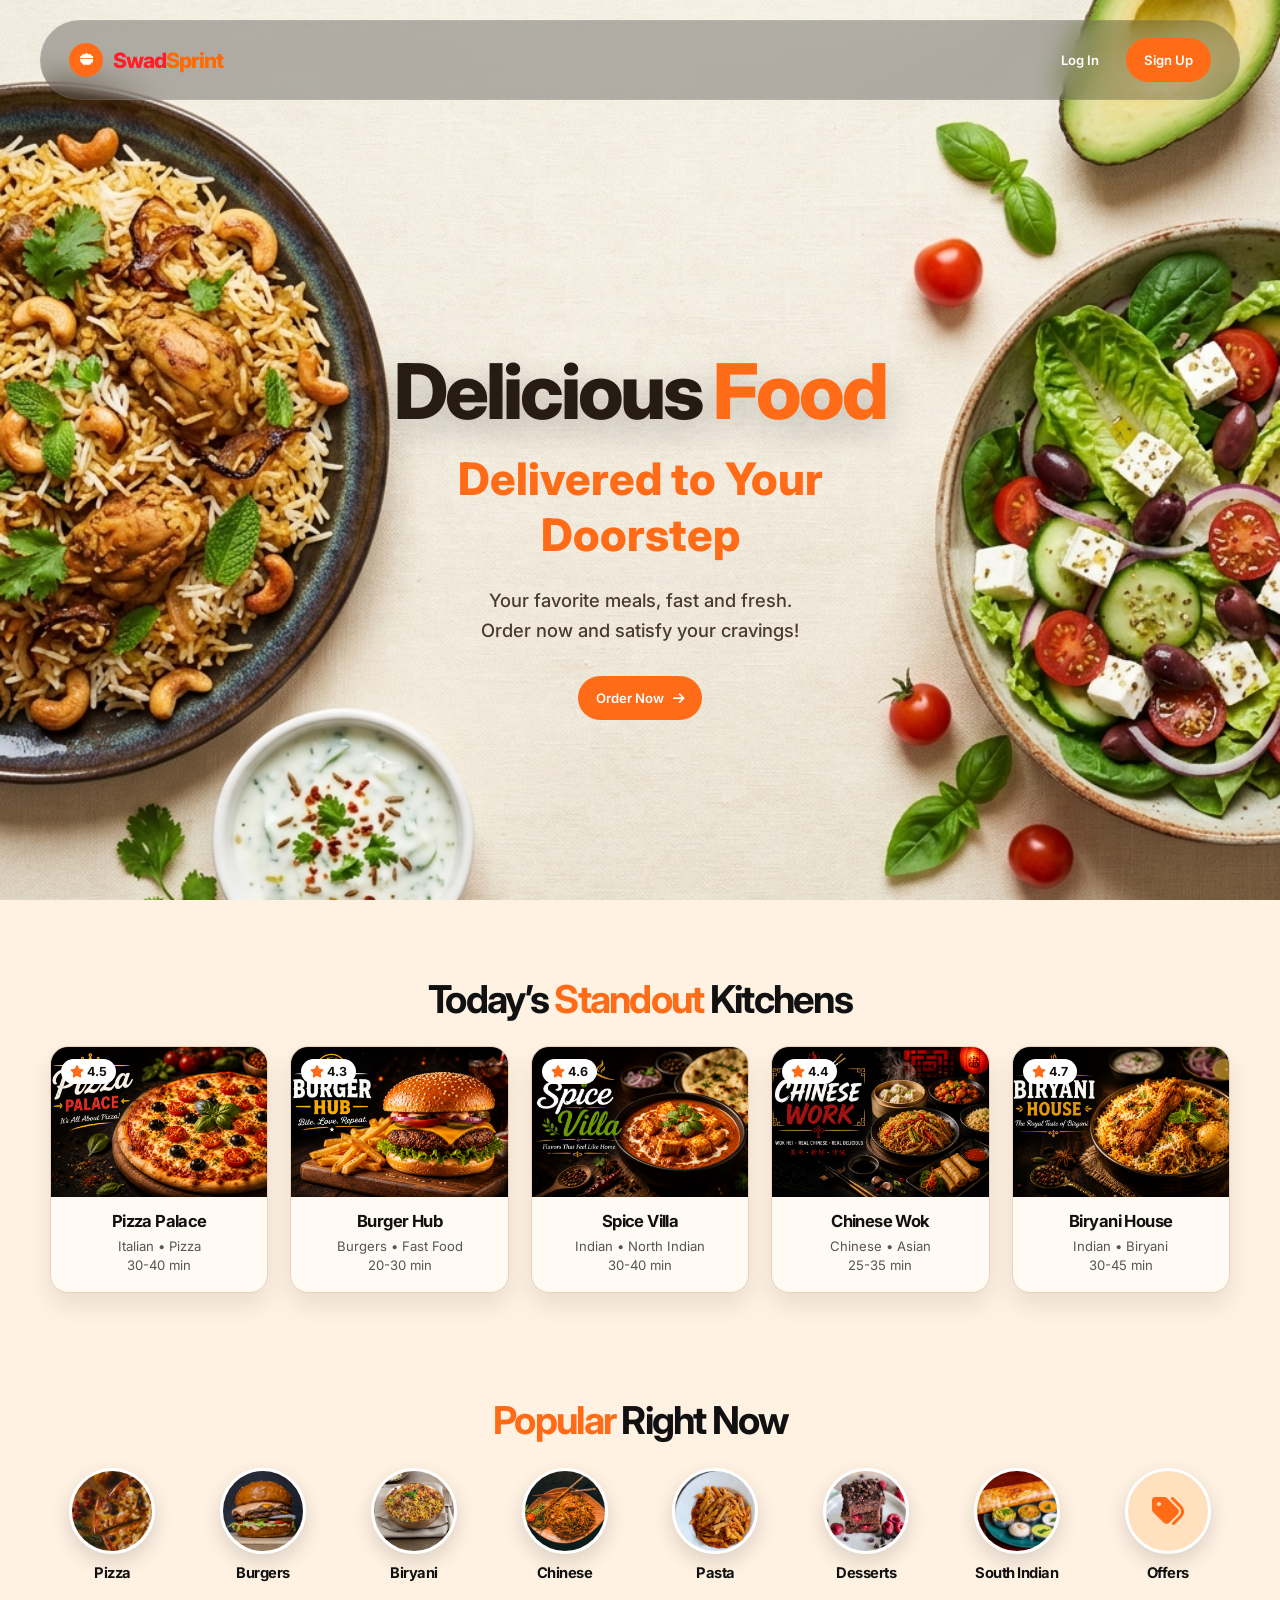
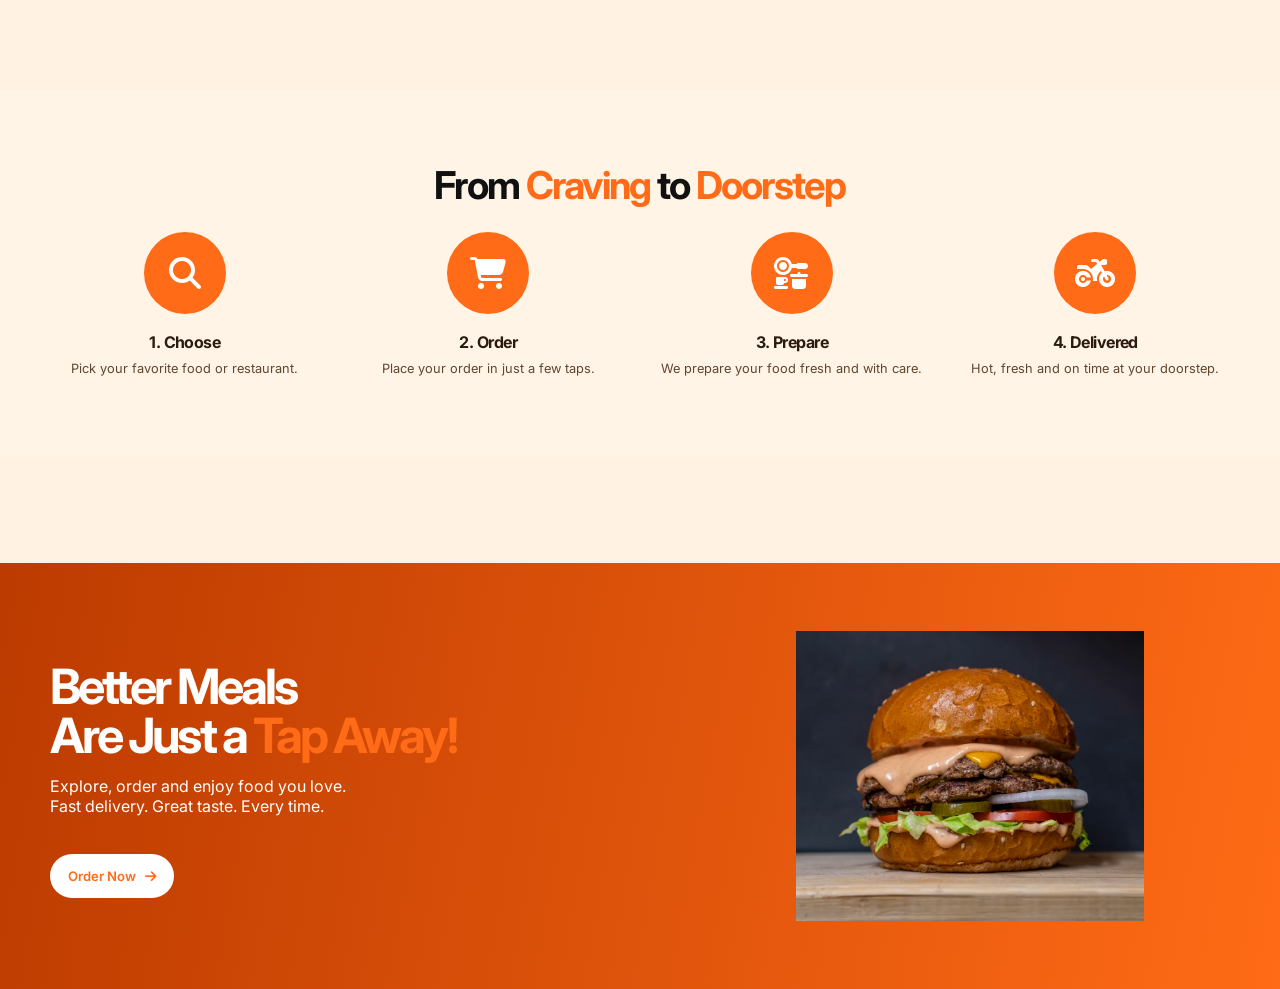
<file: src/main/webapp/index.html>
<!DOCTYPE html>
<html lang="en">
<head>
    <meta charset="UTF-8">
    <meta name="viewport" content="width=device-width, initial-scale=1.0">
    <meta name="description" content="Welcome to SwadSprint - order fresh food from local restaurants and get it delivered fast.">
    <title>SwadSprint | Welcome</title>
    <link rel="preconnect" href="https://fonts.googleapis.com">
    <link rel="preconnect" href="https://fonts.gstatic.com" crossorigin>
    <link href="https://fonts.googleapis.com/css2?family=Inter:wght@400;500;600;700;800&display=swap" rel="stylesheet">
    <link rel="stylesheet" href="https://cdnjs.cloudflare.com/ajax/libs/font-awesome/6.5.1/css/all.min.css">
    <link rel="stylesheet" href="css/index.css">
    <link rel="icon" href="images/logo.jpg">
</head>
<body>
    <div class="landing-container">
        <header class="landing-header">
            <a class="brand-logo" href="index.html" aria-label="SwadSprint home">
                <span class="logo-icon" aria-hidden="true"><i class="fa-solid fa-bowl-food"></i></span>
                <span class="logo-text"><span class="brand-swad">Swad</span><span class="brand-sprint">Sprint</span></span>
            </a>

            <nav class="nav-menu" aria-label="Account navigation">
                <a href="loginPage.jsp" class="nav-item">Log In</a>
                <a href="registerForm.html" class="nav-item signup-cta">Sign Up</a>
            </nav>
        </header>

        <main>
            <section class="hero-split">
                <div class="hero-text-content">
                    <h1 id="hero-title">Delicious <span>Food</span></h1>
                    <p class="hero-subtitle hero-lead">Delivered to Your Doorstep</p>
                    <p class="hero-support">Your favorite meals, fast and fresh.<br>Order now and satisfy your cravings!</p>
                    <div class="cta-actions">
                        <a href="registerForm.html" class="btn-cta btn-main">Order Now <i class="fa-solid fa-arrow-right" aria-hidden="true"></i></a>
                    </div>
                </div>
            </section>

            <section class="home-section discovery-section">
                <div class="section-heading centered-heading">
                    <h2>Today&rsquo;s <span>Standout</span> Kitchens</h2>
                </div>

                <div class="home-restaurant-grid">
                    <a href="loginPage.jsp" class="home-restaurant-card">
                        <img src="images/restaurants/pizza_palace.jpg" alt="Pizza Palace" loading="lazy">
                        <span class="rating-pill"><i class="fa-solid fa-star" aria-hidden="true"></i> 4.5</span>
                        <div class="home-card-copy"><h3>Pizza Palace</h3><p>Italian &bull; Pizza</p><small>30-40 min</small></div>
                    </a>
                    <a href="loginPage.jsp" class="home-restaurant-card">
                        <img src="images/restaurants/burger_hub.jpg" alt="Burger Hub" loading="lazy">
                        <span class="rating-pill"><i class="fa-solid fa-star" aria-hidden="true"></i> 4.3</span>
                        <div class="home-card-copy"><h3>Burger Hub</h3><p>Burgers &bull; Fast Food</p><small>20-30 min</small></div>
                    </a>
                    <a href="loginPage.jsp" class="home-restaurant-card">
                        <img src="images/restaurants/spice_villa.jpg" alt="Spice Villa" loading="lazy">
                        <span class="rating-pill"><i class="fa-solid fa-star" aria-hidden="true"></i> 4.6</span>
                        <div class="home-card-copy"><h3>Spice Villa</h3><p>Indian &bull; North Indian</p><small>30-40 min</small></div>
                    </a>
                    <a href="loginPage.jsp" class="home-restaurant-card">
                        <img src="images/restaurants/chinese_work.jpg" alt="Chinese Wok" loading="lazy">
                        <span class="rating-pill"><i class="fa-solid fa-star" aria-hidden="true"></i> 4.4</span>
                        <div class="home-card-copy"><h3>Chinese Wok</h3><p>Chinese &bull; Asian</p><small>25-35 min</small></div>
                    </a>
                    <a href="loginPage.jsp" class="home-restaurant-card">
                        <img src="images/restaurants/biryani_house.jpg" alt="Biryani House" loading="lazy">
                        <span class="rating-pill"><i class="fa-solid fa-star" aria-hidden="true"></i> 4.7</span>
                        <div class="home-card-copy"><h3>Biryani House</h3><p>Indian &bull; Biryani</p><small>30-45 min</small></div>
                    </a>
                </div>
            </section>

            <section class="home-section dishes-section">
                <div class="section-heading centered-heading">
                    <h2><span>Popular</span> Right Now</h2>
                </div>
                <div class="dish-rail">
                    <article class="dish-card"><img src="images/menu/pizza.jpg" alt="Pizza" loading="lazy"><h3>Pizza</h3></article>
                    <article class="dish-card"><img src="images/menu/burger.jpg" alt="Burgers" loading="lazy"><h3>Burgers</h3></article>
                    <article class="dish-card"><img src="images/menu/biryani.jpg" alt="Biryani" loading="lazy"><h3>Biryani</h3></article>
                    <article class="dish-card"><img src="images/menu/noodles.jpg" alt="Chinese" loading="lazy"><h3>Chinese</h3></article>
                    <article class="dish-card"><img src="images/menu/pasta.jpg" alt="Pasta" loading="lazy"><h3>Pasta</h3></article>
                    <article class="dish-card"><img src="images/menu/brownie.jpg" alt="Desserts" loading="lazy"><h3>Desserts</h3></article>
                    <article class="dish-card"><img src="images/menu/dosa.jpg" alt="South Indian" loading="lazy"><h3>South Indian</h3></article>
                    <article class="dish-card offer-dish"><i class="fa-solid fa-tags" aria-hidden="true"></i><h3>Offers</h3></article>
                </div>
            </section>

            <section class="home-section process-section">
                <div class="section-heading centered-heading">
                    <h2>From <span>Craving</span> to <span>Doorstep</span></h2>
                </div>
                <div class="process-timeline">
                    <article><i class="fa-solid fa-magnifying-glass" aria-hidden="true"></i><h3>1. Choose</h3><p>Pick your favorite food or restaurant.</p></article>
                    <article><i class="fa-solid fa-cart-shopping" aria-hidden="true"></i><h3>2. Order</h3><p>Place your order in just a few taps.</p></article>
                    <article><i class="fa-solid fa-kitchen-set" aria-hidden="true"></i><h3>3. Prepare</h3><p>We prepare your food fresh and with care.</p></article>
                    <article><i class="fa-solid fa-motorcycle" aria-hidden="true"></i><h3>4. Delivered</h3><p>Hot, fresh and on time at your doorstep.</p></article>
                </div>
            </section>

            <section class="home-cta-panel">
                <div>
                    <h2>Better Meals<br>Are Just a <span>Tap Away!</span></h2>
                    <p>Explore, order and enjoy food you love.<br>Fast delivery. Great taste. Every time.</p>
                    <a href="registerForm.html" class="btn-cta btn-main">Order Now <i class="fa-solid fa-arrow-right" aria-hidden="true"></i></a>
                </div>
                <img src="images/menu/burger.jpg" alt="Burger meal" loading="lazy">
            </section>
        </main>
    </div>
</body>
</html>
</file>
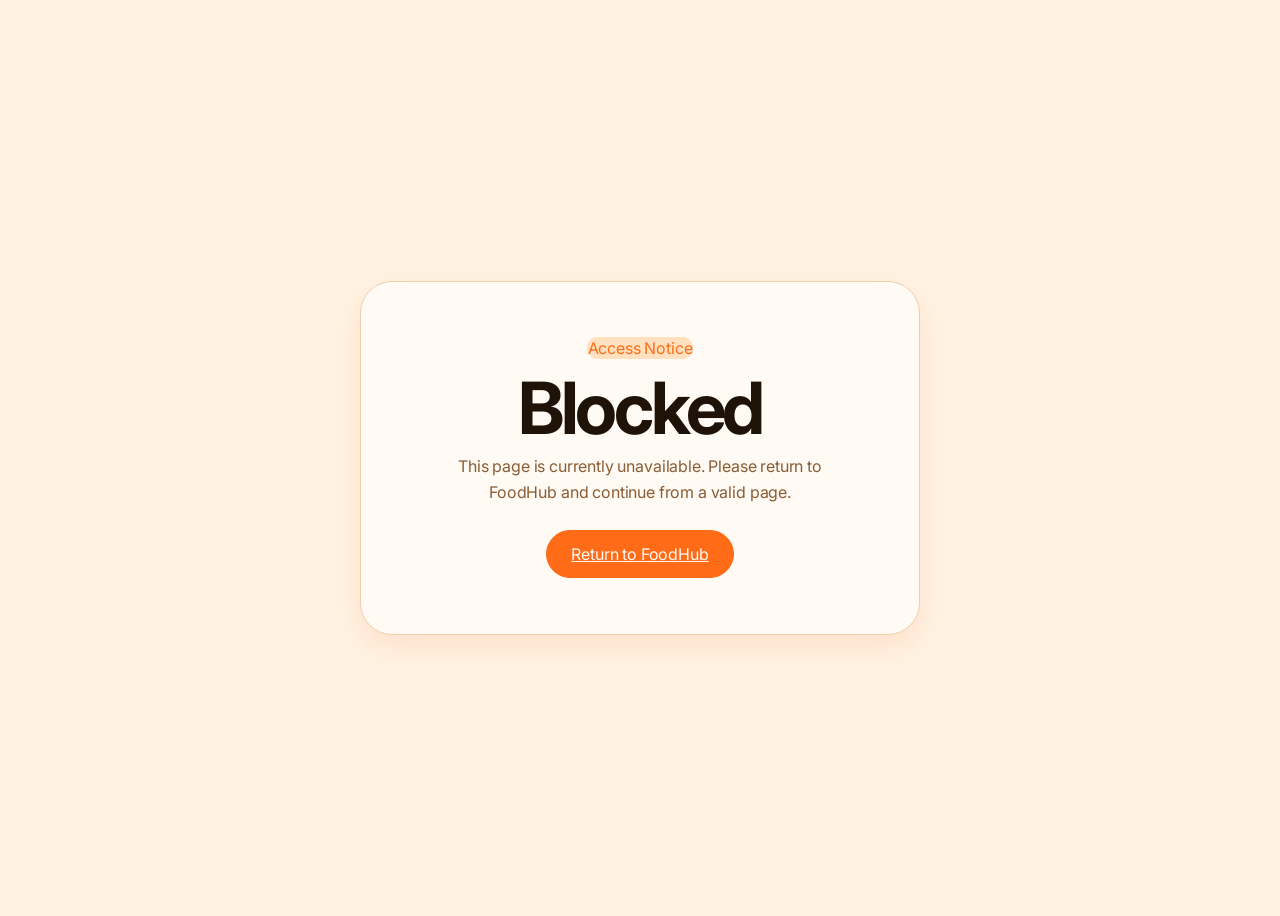
<file: src/main/webapp/block.html>
<!DOCTYPE html>
<html>
<head>
<meta charset="UTF-8">
<meta name="viewport" content="width=device-width, initial-scale=1.0">
<title>Blocked | FoodHub</title>
<link rel="preconnect" href="https://fonts.googleapis.com">
<link rel="preconnect" href="https://fonts.gstatic.com" crossorigin>
<link href="https://fonts.googleapis.com/css2?family=Inter:wght@400;500;600;700;800&display=swap" rel="stylesheet">
<link rel="stylesheet" href="css/premium-system.css">
<link rel="icon" href="images/logo.jpg"/>
</head>
<body class="blocked-page">

	<main class="blocked-shell">
		<section class="blocked-card">
			<span class="page-badge">Access Notice</span>
			<h1>Blocked</h1>
			<p>This page is currently unavailable. Please return to FoodHub and continue from a valid page.</p>
			<a class="btn-primary" href="index.html">Return to FoodHub</a>
		</section>
	</main>

</body>
</html>
</file>
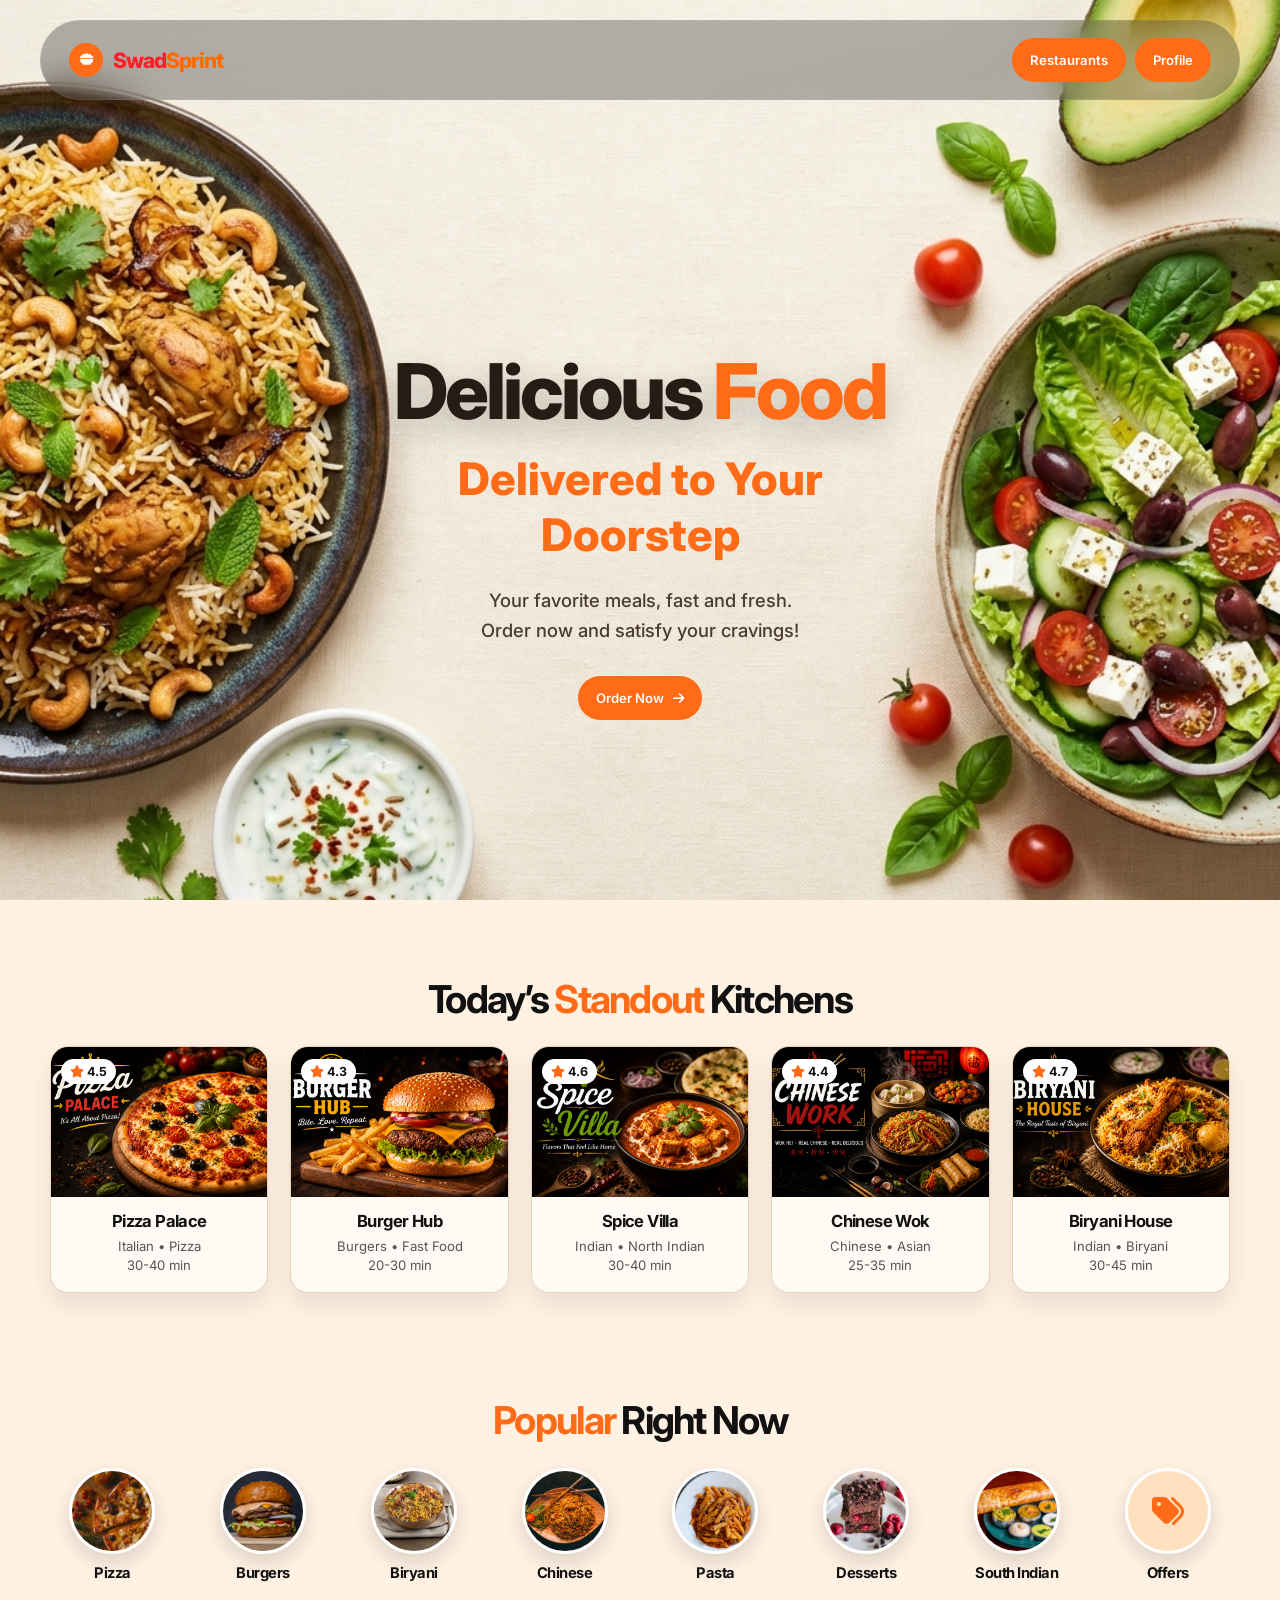
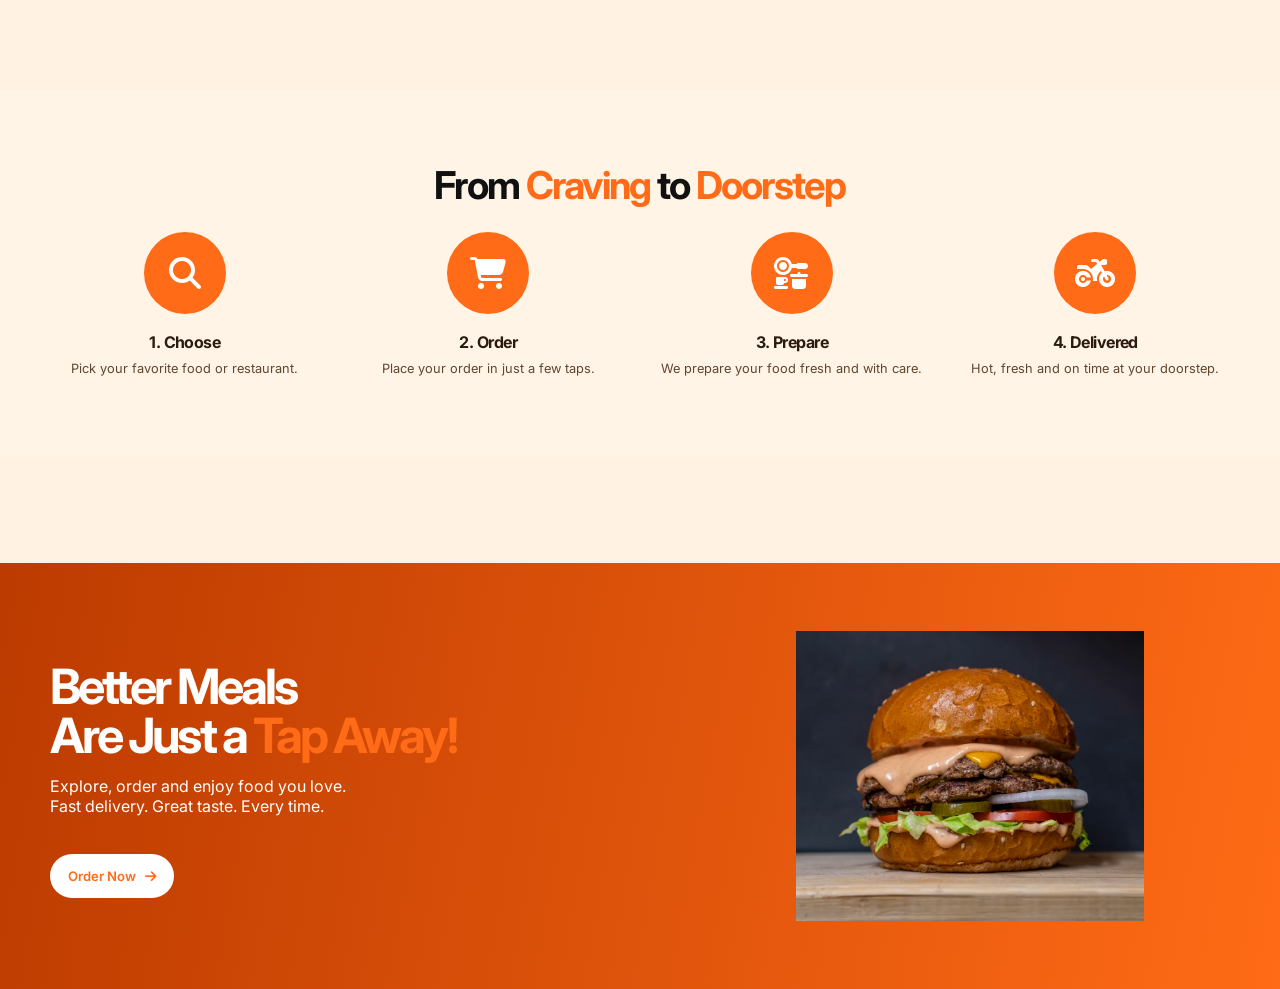
<file: src/main/webapp/homePage.html>
<!DOCTYPE html>
<html lang="en">
<head>
    <meta charset="UTF-8">
    <meta name="viewport" content="width=device-width, initial-scale=1.0">
    <meta name="description" content="Welcome to SwadSprint - order fresh food from local restaurants and get it delivered fast.">
    <title>SwadSprint | Welcome</title>
    <link rel="preconnect" href="https://fonts.googleapis.com">
    <link rel="preconnect" href="https://fonts.gstatic.com" crossorigin>
    <link href="https://fonts.googleapis.com/css2?family=Inter:wght@400;500;600;700;800&display=swap" rel="stylesheet">
    <link rel="stylesheet" href="https://cdnjs.cloudflare.com/ajax/libs/font-awesome/6.5.1/css/all.min.css">
    <link rel="stylesheet" href="css/index.css">
    <link rel="icon" href="images/logo.jpg">
</head>
<body>
    <div class="landing-container">
        <header class="landing-header">
            <a class="brand-logo" href="homePage.html" aria-label="SwadSprint home">
                <span class="logo-icon" aria-hidden="true"><i class="fa-solid fa-bowl-food"></i></span>
                <span class="logo-text"><span class="brand-swad">Swad</span><span class="brand-sprint">Sprint</span></span>
            </a>

            <nav class="nav-menu" aria-label="Account navigation">
                <a href="RestaurantServlet" class="nav-item signup-cta">Restaurants</a>
                <a href="userProfile.jsp" class="nav-item signup-cta">Profile</a>
            </nav>
        </header>

        <main>
            <section class="hero-split">
                <div class="hero-text-content">
                    <h1 id="hero-title">Delicious <span>Food</span></h1>
                    <p class="hero-subtitle hero-lead">Delivered to Your Doorstep</p>
                    <p class="hero-support">Your favorite meals, fast and fresh.<br>Order now and satisfy your cravings!</p>
                    <div class="cta-actions">
                        <a href="RestaurantServlet" class="btn-cta btn-main">Order Now <i class="fa-solid fa-arrow-right" aria-hidden="true"></i></a>
                    </div>
                </div>
            </section>

            <section class="home-section discovery-section">
                <div class="section-heading centered-heading">
                    <h2>Today&rsquo;s <span>Standout</span> Kitchens</h2>
                </div>

                <div class="home-restaurant-grid">
                    <a href="loginPage.jsp" class="home-restaurant-card">
                        <img src="images/restaurants/pizza_palace.jpg" alt="Pizza Palace" loading="lazy">
                        <span class="rating-pill"><i class="fa-solid fa-star" aria-hidden="true"></i> 4.5</span>
                        <div class="home-card-copy"><h3>Pizza Palace</h3><p>Italian &bull; Pizza</p><small>30-40 min</small></div>
                    </a>
                    <a href="loginPage.jsp" class="home-restaurant-card">
                        <img src="images/restaurants/burger_hub.jpg" alt="Burger Hub" loading="lazy">
                        <span class="rating-pill"><i class="fa-solid fa-star" aria-hidden="true"></i> 4.3</span>
                        <div class="home-card-copy"><h3>Burger Hub</h3><p>Burgers &bull; Fast Food</p><small>20-30 min</small></div>
                    </a>
                    <a href="loginPage.jsp" class="home-restaurant-card">
                        <img src="images/restaurants/spice_villa.jpg" alt="Spice Villa" loading="lazy">
                        <span class="rating-pill"><i class="fa-solid fa-star" aria-hidden="true"></i> 4.6</span>
                        <div class="home-card-copy"><h3>Spice Villa</h3><p>Indian &bull; North Indian</p><small>30-40 min</small></div>
                    </a>
                    <a href="loginPage.jsp" class="home-restaurant-card">
                        <img src="images/restaurants/chinese_work.jpg" alt="Chinese Wok" loading="lazy">
                        <span class="rating-pill"><i class="fa-solid fa-star" aria-hidden="true"></i> 4.4</span>
                        <div class="home-card-copy"><h3>Chinese Wok</h3><p>Chinese &bull; Asian</p><small>25-35 min</small></div>
                    </a>
                    <a href="loginPage.jsp" class="home-restaurant-card">
                        <img src="images/restaurants/biryani_house.jpg" alt="Biryani House" loading="lazy">
                        <span class="rating-pill"><i class="fa-solid fa-star" aria-hidden="true"></i> 4.7</span>
                        <div class="home-card-copy"><h3>Biryani House</h3><p>Indian &bull; Biryani</p><small>30-45 min</small></div>
                    </a>
                </div>
            </section>

            <section class="home-section dishes-section">
                <div class="section-heading centered-heading">
                    <h2><span>Popular</span> Right Now</h2>
                </div>
                <div class="dish-rail">
                    <article class="dish-card"><img src="images/menu/pizza.jpg" alt="Pizza" loading="lazy"><h3>Pizza</h3></article>
                    <article class="dish-card"><img src="images/menu/burger.jpg" alt="Burgers" loading="lazy"><h3>Burgers</h3></article>
                    <article class="dish-card"><img src="images/menu/biryani.jpg" alt="Biryani" loading="lazy"><h3>Biryani</h3></article>
                    <article class="dish-card"><img src="images/menu/noodles.jpg" alt="Chinese" loading="lazy"><h3>Chinese</h3></article>
                    <article class="dish-card"><img src="images/menu/pasta.jpg" alt="Pasta" loading="lazy"><h3>Pasta</h3></article>
                    <article class="dish-card"><img src="images/menu/brownie.jpg" alt="Desserts" loading="lazy"><h3>Desserts</h3></article>
                    <article class="dish-card"><img src="images/menu/dosa.jpg" alt="South Indian" loading="lazy"><h3>South Indian</h3></article>
                    <article class="dish-card offer-dish"><i class="fa-solid fa-tags" aria-hidden="true"></i><h3>Offers</h3></article>
                </div>
            </section>

            <section class="home-section process-section">
                <div class="section-heading centered-heading">
                    <h2>From <span>Craving</span> to <span>Doorstep</span></h2>
                </div>
                <div class="process-timeline">
                    <article><i class="fa-solid fa-magnifying-glass" aria-hidden="true"></i><h3>1. Choose</h3><p>Pick your favorite food or restaurant.</p></article>
                    <article><i class="fa-solid fa-cart-shopping" aria-hidden="true"></i><h3>2. Order</h3><p>Place your order in just a few taps.</p></article>
                    <article><i class="fa-solid fa-kitchen-set" aria-hidden="true"></i><h3>3. Prepare</h3><p>We prepare your food fresh and with care.</p></article>
                    <article><i class="fa-solid fa-motorcycle" aria-hidden="true"></i><h3>4. Delivered</h3><p>Hot, fresh and on time at your doorstep.</p></article>
                </div>
            </section>

            <section class="home-cta-panel">
                <div>
                    <h2>Better Meals<br>Are Just a <span>Tap Away!</span></h2>
                    <p>Explore, order and enjoy food you love.<br>Fast delivery. Great taste. Every time.</p>
                    <a href="RestaurantServlet" class="btn-cta btn-main">Order Now <i class="fa-solid fa-arrow-right" aria-hidden="true"></i></a>
                </div>
                <img src="images/menu/burger.jpg" alt="Burger meal" loading="lazy">
            </section>
        </main>
    </div>
</body>
</html>
</file>
<file: src/main/webapp/css/index.css>
:root {
    --uf-primary: #19110a;
    --uf-secondary: #7b5a3c;
    --uf-action: #ff6b16;
    --uf-neutral: #fff2e3;
    --uf-surface: #fffaf3;
    --uf-on-primary: #ffffff;
    --uf-line: #f0cfaa;
    --uf-shadow: 0 14px 34px rgba(255, 107, 22, 0.14);
}

* { box-sizing: border-box; }

html { scroll-behavior: smooth; }

body {
    margin: 0;
    color: var(--uf-primary);
    background: var(--uf-neutral);
    font-family: Inter, Arial, sans-serif;
}

/* SwadSprint Branding Colors */
.brand-swad {
    color: #ff1e27 !important;
    font-weight: 800 !important;
}

.brand-sprint {
    color: #ff6a00 !important;
    font-weight: 800 !important;
}

a { color: inherit; }

.landing-container {
    width: min(1180px, calc(100% - 48px));
    margin: 0 auto;
}

.landing-header {
    display: flex;
    align-items: center;
    justify-content: space-between;
    padding: 32px 0;
    min-height: 80px;
    border-bottom: 1px solid var(--uf-line);
}

.brand-logo,
.nav-menu,
.cta-actions,
.section-heading,
.home-card-copy,
.process-timeline article,
.live-indicator {
    display: flex;
    align-items: center;
}

.brand-logo { gap: 10px; text-decoration: none; }

.logo-icon {
    display: grid;
    width: 34px;
    height: 34px;
    place-items: center;
    border-radius: 50%;
    color: var(--uf-on-primary);
    background: var(--uf-primary);
    font-size: 0.83rem;
}

.logo-text {
    font-size: 1.32rem;
    font-weight: 700;
    letter-spacing: -0.05em;
}

.nav-menu { gap: 9px; }

.nav-item,
.btn-cta {
    display: inline-flex;
    align-items: center;
    justify-content: center;
    gap: 9px;
    min-height: 44px;
    padding: 11px 18px;
    border-radius: 100px;
    font-size: 0.82rem;
    font-weight: 600;
    text-decoration: none;
    transition: transform 180ms ease, background-color 180ms ease, color 180ms ease;
}

.nav-item:hover,
.btn-secondary:hover { background: #e5e3dc; }

.signup-cta,
.btn-main {
    color: var(--uf-on-primary);
    background: var(--uf-action);
}

.signup-cta:hover,
.btn-main:hover { background: var(--uf-primary); transform: translateY(-2px); }

.hero-split {
    display: grid;
    grid-template-columns: 1fr 0.9fr;
    gap: clamp(40px, 7vw, 104px);
    align-items: center;
    min-height: 566px;
    padding: 76px 6% 84px;
}

.hero-badge,
.section-kicker {
    margin: 0;
    color: var(--uf-secondary);
    font-size: 0.72rem;
    font-weight: 600;
    letter-spacing: 0.08em;
}

#hero-title {
    max-width: 610px;
    margin: 17px 0 21px;
    font-size: clamp(3.25rem, 6vw, 5.5rem);
    font-weight: 700;
    letter-spacing: -0.065em;
    line-height: 0.98;
}

.hero-subtitle {
    max-width: 520px;
    margin: 0;
    color: var(--uf-secondary);
    font-size: 1rem;
    line-height: 1.7;
}

.cta-actions { flex-wrap: wrap; gap: 12px; margin-top: 31px; }

.btn-secondary {
    border: 1px solid var(--uf-primary);
    color: var(--uf-primary);
    background: transparent;
}

.hero-visual-panel { position: relative; min-height: 392px; }

.hero-feature-card {
    overflow: hidden;
    position: absolute;
    top: 0;
    right: 0;
    width: min(100%, 396px);
    border-radius: 100px 100px 28px 100px;
    background: var(--uf-surface);
    box-shadow: var(--uf-shadow);
}

.hero-feature-card img { display: block; width: 100%; height: 326px; object-fit: cover; }

.hero-feature-copy { padding: 18px 25px 22px; }
.hero-feature-copy span,
.home-card-copy span,
.dish-card span {
    color: var(--uf-secondary);
    font-size: 0.71rem;
    font-weight: 600;
    letter-spacing: 0.04em;
}

.hero-feature-copy strong { display: block; margin: 6px 0; font-size: 1.15rem; letter-spacing: -0.04em; }
.hero-feature-copy small { color: var(--uf-secondary); font-size: 0.76rem; }
.hero-feature-copy i,
.home-card-copy strong i { color: var(--uf-action); }

.hero-mini-card {
    overflow: hidden;
    position: absolute;
    bottom: 11px;
    left: -15px;
    display: flex;
    align-items: center;
    gap: 10px;
    width: 205px;
    padding: 9px;
    border: 7px solid var(--uf-neutral);
    border-radius: 100px;
    color: var(--uf-primary);
    background: var(--uf-surface);
    box-shadow: var(--uf-shadow);
    font-size: 0.76rem;
    font-weight: 600;
}

.hero-mini-card img { width: 48px; height: 48px; border-radius: 50%; object-fit: cover; }

.features-grid {
    display: grid;
    grid-template-columns: repeat(3, 1fr);
    gap: 17px;
    padding: 0 6% 86px;
}

.feature-item {
    padding: 30px;
    border-radius: 34px;
    background: var(--uf-surface);
}

.feature-icon-container {
    display: grid;
    width: 42px;
    height: 42px;
    place-items: center;
    border-radius: 50%;
    color: var(--uf-on-primary);
    background: var(--uf-primary);
    font-size: 0.9rem;
}

.feature-item h2 { margin: 22px 0 9px; font-size: 1rem; letter-spacing: -0.03em; }
.feature-item p { margin: 0; color: var(--uf-secondary); font-size: 0.86rem; line-height: 1.65; }

.home-stats {
    display: grid;
    grid-template-columns: repeat(4, 1fr);
    margin: 0 6% 104px;
    border: 1px solid var(--uf-line);
    border-radius: 100px;
    background: var(--uf-surface);
}

.home-stat { padding: 25px 27px; border-right: 1px solid var(--uf-line); }
.home-stat:last-child { border-right: 0; }
.home-stat strong { display: block; font-size: 1.75rem; letter-spacing: -0.06em; }
.home-stat strong span { color: var(--uf-action); font-size: 0.5em; }
.home-stat > span { display: block; margin-top: 4px; color: var(--uf-secondary); font-size: 0.72rem; }

.home-section { margin: 0 6% 108px; }
.section-heading { justify-content: space-between; gap: 24px; margin-bottom: 28px; }
.section-heading h2 { margin: 7px 0 0; font-size: clamp(1.9rem, 3.5vw, 3rem); letter-spacing: -0.055em; line-height: 1; }
.text-link { color: var(--uf-action); font-size: 0.8rem; font-weight: 600; text-decoration: none; white-space: nowrap; }
.text-link i { margin-left: 5px; }

.home-restaurant-grid { display: grid; grid-template-columns: repeat(3, 1fr); gap: 18px; }
.home-restaurant-card { overflow: hidden; border-radius: 38px; color: var(--uf-primary); background: var(--uf-surface); text-decoration: none; box-shadow: 0 5px 18px rgba(255, 107, 22, 0.08); transition: transform 180ms ease, box-shadow 180ms ease; }
.home-restaurant-card:hover { transform: translateY(-5px); box-shadow: var(--uf-shadow); }
.home-restaurant-card img { display: block; width: 100%; height: 214px; object-fit: cover; }
.home-card-copy { justify-content: space-between; gap: 12px; padding: 19px 20px 22px; }
.home-card-copy h3 { margin: 6px 0 4px; font-size: 1.04rem; letter-spacing: -0.035em; }
.home-card-copy p { margin: 0; color: var(--uf-secondary); font-size: 0.76rem; }
.home-card-copy strong { color: var(--uf-primary); font-size: 0.77rem; white-space: nowrap; }

.dishes-section { padding: 43px; border-radius: 46px; background: var(--uf-primary); color: var(--uf-on-primary); }
.dishes-section .section-kicker, .dishes-section .live-indicator { color: #c8d1c8; }
.dishes-section .section-heading h2 { color: var(--uf-on-primary); }
.live-indicator { gap: 8px; font-size: 0.73rem; }
.live-indicator i { width: 7px; height: 7px; border-radius: 50%; background: var(--uf-on-primary); }
.dish-rail { display: grid; grid-template-columns: repeat(4, 1fr); gap: 14px; }
.dish-card { overflow: hidden; border-radius: 29px; background: var(--uf-surface); color: var(--uf-primary); }
.dish-card img { display: block; width: 100%; height: 171px; object-fit: cover; }
.dish-card > div { padding: 16px; }
.dish-card h3 { margin: 8px 0 5px; font-size: 1rem; letter-spacing: -0.035em; }
.dish-card p { min-height: 39px; margin: 0; color: var(--uf-secondary); font-size: 0.73rem; line-height: 1.5; }
.dish-card strong { display: block; margin-top: 12px; color: var(--uf-action); font-size: 0.87rem; }

.centered-heading { justify-content: center; text-align: center; }
.process-timeline { display: grid; grid-template-columns: repeat(3, 1fr); gap: 16px; }
.process-timeline article { align-items: flex-start; flex-direction: column; min-height: 225px; padding: 27px; border: 1px solid var(--uf-line); border-radius: 32px; background: transparent; }
.process-timeline article > span { color: var(--uf-secondary); font-size: 0.72rem; font-weight: 600; }
.process-timeline article > i { display: grid; width: 43px; height: 43px; place-items: center; margin: 19px 0; border-radius: 50%; color: var(--uf-on-primary); background: var(--uf-primary); }
.process-timeline h3 { margin: 0 0 7px; font-size: 1rem; letter-spacing: -0.035em; }
.process-timeline p { margin: 0; color: var(--uf-secondary); font-size: 0.8rem; line-height: 1.55; }

.home-cta-panel { display: flex; align-items: center; justify-content: space-between; gap: 40px; margin: 0 6% 82px; padding: 52px; border-radius: 48px; background: var(--uf-surface); }
.home-cta-panel h2 { max-width: 600px; margin: 9px 0 10px; font-size: clamp(2rem, 3.8vw, 3.3rem); letter-spacing: -0.06em; line-height: 1; }
.home-cta-panel p:last-child { max-width: 570px; margin: 0; color: var(--uf-secondary); font-size: 0.9rem; line-height: 1.6; }
.home-cta-panel .btn-cta { flex-shrink: 0; }

.landing-footer { padding: 29px 0; border-top: 1px solid var(--uf-line); color: var(--uf-secondary); text-align: center; font-size: 0.72rem; }

@media (max-width: 900px) {
    .hero-split { grid-template-columns: 1fr; padding-inline: 0; text-align: center; }
    .hero-text-content { display: flex; align-items: center; flex-direction: column; }
    .hero-visual-panel { width: min(100%, 490px); margin: 0 auto; }
    .features-grid { grid-template-columns: 1fr; }
    .feature-item { display: grid; grid-template-columns: 44px 1fr; column-gap: 18px; align-items: start; }
    .feature-item h2 { margin: 3px 0 7px; }
    .feature-item p { grid-column: 2; }
    .home-stats { grid-template-columns: repeat(2, 1fr); border-radius: 40px; }
    .home-stat:nth-child(2) { border-right: 0; }
    .home-stat:nth-child(-n+2) { border-bottom: 1px solid var(--uf-line); }
    .home-restaurant-grid { grid-template-columns: 1fr; }
    .home-restaurant-card { display: grid; grid-template-columns: 42% 1fr; }
    .home-restaurant-card img { height: 100%; min-height: 175px; }
    .dish-rail { grid-template-columns: repeat(2, 1fr); }
    .process-timeline { grid-template-columns: 1fr; }
    .process-timeline article { min-height: 0; }
}

@media (max-width: 560px) {
    .landing-container { width: min(100% - 30px, 1180px); }
    .landing-header { padding: 18px 0; }
    .hero-split { min-height: 0; padding: 50px 0 58px; }
    #hero-title { font-size: clamp(3.1rem, 16vw, 4.5rem); }
    .hero-visual-panel { min-height: 335px; }
    .hero-feature-card { width: 87%; }
    .hero-feature-card img { height: 263px; }
    .hero-mini-card { bottom: 0; left: 0; }
    .features-grid, .home-section { padding-left: 0; padding-right: 0; }
    .features-grid { padding-bottom: 55px; }
    .home-stats { margin: 0 0 70px; }
    .home-stat { padding: 20px; }
    .section-heading, .home-cta-panel { align-items: flex-start; flex-direction: column; }
    .home-section { margin-bottom: 70px; }
    .home-restaurant-card { grid-template-columns: 1fr; }
    .home-restaurant-card img { height: 195px; }
    .dishes-section { padding: 26px 18px; border-radius: 32px; }
    .dish-rail { grid-template-columns: 1fr; }
    .dish-card img { height: 196px; }
    .home-cta-panel { margin: 0 0 56px; padding: 33px 27px; border-radius: 34px; }
}

/* Full-screen delivery hero inspired by the provided reference, using FoodHub's text and palette. */
.landing-container {
    width: 100%;
}
.landing-header {
    position: fixed;
    top: 20px;
    left: 50%;
    z-index: 30;
    width: min(1200px, calc(100% - 48px));
    padding: 16px 28px;
    border: 1px solid rgba(255, 255, 255, .4);
    border-radius: 100px;
    background: rgba(255, 255, 255, .92);
    box-shadow: 0 14px 34px rgba(0, 0, 0, .08);
    backdrop-filter: blur(16px);
    transform: translateX(-50%);
}
main {
    overflow: hidden;
}
.hero-split {
    position: relative;
    display: flex;
    align-items: center;
    justify-content: center;
    min-height: 100vh;
    padding: clamp(120px, 15vh, 160px) 5% 72px;
    color: #261c14;
    background: url('../images/hero_landing.png') center / cover no-repeat;
    text-align: center;
}
.hero-split::after {
    display: none;
}
.hero-text-content,
.hero-visual-panel {
    position: relative;
    z-index: 1;
}
.hero-badge {
    display: inline-flex;
    width: fit-content;
    padding: 10px 18px;
    border-radius: 100px;
    color: var(--uf-on-primary);
    background: rgba(251, 248, 240, .16);
    backdrop-filter: blur(12px);
}
#hero-title {
    color: var(--uf-on-primary);
    text-shadow: 0 12px 34px rgba(0, 0, 0, .22);
}
.hero-subtitle {
    color: rgba(251, 248, 240, .88);
    font-size: 1.08rem;
}
.hero-split .btn-main {
    color: var(--uf-primary);
    background: var(--uf-on-primary);
}
.hero-split .btn-main:hover {
    color: var(--uf-on-primary);
    background: var(--uf-action);
}
.hero-split .btn-secondary {
    color: var(--uf-on-primary);
    border-color: rgba(251, 248, 240, .55);
    background: rgba(251, 248, 240, .08);
}
.hero-split .btn-secondary:hover {
    background: rgba(251, 248, 240, .18);
}
.hero-visual-panel {
    min-height: 500px;
}
.hero-feature-card {
    top: 42px;
    right: 4%;
    width: min(88%, 330px);
    border: 3px solid rgba(251, 248, 240, .86);
    border-radius: 28px;
    background: var(--uf-surface);
    box-shadow: 0 24px 52px rgba(0, 0, 0, .34);
    transform: rotate(2deg);
}
.hero-feature-card img {
    height: 236px;
}
.hero-mini-card {
    bottom: 54px;
    left: 3%;
    width: 250px;
    padding: 0;
    border: 3px solid rgba(251, 248, 240, .88);
    border-radius: 28px;
    box-shadow: 0 24px 52px rgba(0, 0, 0, .32);
    transform: rotate(-2deg);
}
.hero-mini-card img {
    width: 100%;
    height: 190px;
    border-radius: 24px;
}
.hero-mini-card span {
    position: absolute;
    left: 14px;
    bottom: 13px;
    padding: 7px 11px;
    border-radius: 100px;
    color: var(--uf-on-primary);
    background: rgba(25, 17, 10, .78);
}
.features-grid,
.home-stats,
.home-section,
.home-cta-panel,
.landing-footer {
    width: min(1180px, calc(100% - 48px));
    margin-left: auto;
    margin-right: auto;
}
.features-grid {
    padding: 84px 0 72px;
}
.home-stats {
    margin-bottom: 104px;
}
@media (max-width: 900px) {
    .landing-header {
        width: min(100% - 28px, 1180px);
    }
    .hero-split {
        grid-template-columns: 1fr;
        padding-left: 24px;
        padding-right: 24px;
        text-align: left;
    }
    .hero-text-content {
        align-items: flex-start;
    }
    .hero-visual-panel {
        min-height: 340px;
    }
    .hero-feature-card {
        width: min(70%, 300px);
    }
}

/* Orange landing page: matches the provided reference while using project data. */
body {
    color: var(--uf-primary);
    background: var(--uf-neutral);
}
.landing-header {
    background: rgba(0, 0, 0, .28);
    border-color: rgba(255, 255, 255, .08);
    box-shadow: none;
}
.logo-icon {
    color: #fff;
    background: var(--uf-action);
}
.logo-text {
    color: var(--uf-action);
}
.nav-item {
    color: #fff;
    background: transparent;
}
.nav-item:hover,
.signup-cta {
    color: #fff;
    background: var(--uf-action);
}
.hero-split {
    min-height: 100vh;
    display: flex;
    align-items: center;
    justify-content: center;
    padding-top: 170px !important;
    padding-bottom: 70px;
    background: url('../images/hero_landing.png') center / cover no-repeat;
    text-align: center;
    box-sizing: border-box;
}
.hero-split::after,
.hero-split::before {
    display: none;
}
.hero-text-content {
    display: flex;
    flex-direction: column;
    align-items: center;
    max-width: 780px;
    margin: 0 auto;
    padding: 0 20px;
}
#hero-title {
    margin-top: 0;
    margin-bottom: 12px;
    color: #261c14;
    font-size: clamp(3.2rem, 6vw, 5rem);
    letter-spacing: -.04em;
    font-weight: 800;
    line-height: 1.1;
}
#hero-title span,
.section-heading h2 span,
.home-cta-panel h2 span {
    color: #ff6b16;
}
.hero-lead {
    color: #ff6b16;
    font-size: clamp(1.8rem, 3.5vw, 2.8rem);
    font-weight: 800;
    line-height: 1.25;
    margin: 6px 0;
}
.hero-support {
    margin: 16px 0 0;
    color: #4a3b32;
    font-size: 1.15rem;
    font-weight: 500;
    line-height: 1.6;
}
.hero-split .btn-main,
.btn-main {
    color: #fff;
    background: var(--uf-action);
}
.hero-split .btn-main:hover,
.btn-main:hover {
    background: #e95908;
}
.hero-feature-card,
.hero-mini-card {
    overflow: hidden;
    border: 3px solid #fff;
    border-radius: 34px;
    background: #fff;
}
.hero-feature-card {
    top: 6%;
    right: 0;
    width: min(82%, 350px);
}
.hero-feature-card img {
    height: 255px;
}
.hero-mini-card {
    left: 0;
    bottom: 20%;
    width: min(70%, 330px);
    display: block;
}
.hero-mini-card img {
    width: 100%;
    height: 260px;
    border-radius: 30px;
}
.hero-mini-card span,
.hero-feature-copy {
    display: none;
}
.discovery-section {
    padding-top: 80px;
}
.section-heading {
    justify-content: center;
    text-align: center;
}
.section-heading h2 {
    margin: 0;
    color: #111;
    font-size: clamp(2rem, 3vw, 2.75rem);
    letter-spacing: -.045em;
}
.home-restaurant-grid {
    grid-template-columns: repeat(5, 1fr);
    gap: 22px;
}
.home-restaurant-card {
    position: relative;
    border: 1px solid #ead2b7;
    border-radius: 18px;
    color: #111;
    background: #fffaf3;
    box-shadow: 0 12px 26px rgba(0,0,0,.09);
}
.home-restaurant-card img {
    height: 150px;
}
.rating-pill {
    position: absolute;
    top: 12px;
    left: 10px;
    padding: 5px 9px;
    border-radius: 999px;
    color: #111;
    background: #fff;
    font-size: .78rem;
    font-weight: 700;
}
.rating-pill i {
    color: var(--uf-action);
}
.home-card-copy {
    display: block;
    padding: 14px 12px 18px;
    text-align: center;
}
.home-card-copy h3 {
    margin: 0 0 7px;
}
.home-card-copy p,
.home-card-copy small {
    color: #555;
    font-size: .82rem;
}
.dishes-section {
    padding: 0;
    background: transparent;
    color: #111;
}
.dish-rail {
    grid-template-columns: repeat(8, 1fr);
    gap: 26px;
    align-items: start;
}
.dish-card {
    display: grid;
    justify-items: center;
    gap: 10px;
    overflow: visible;
    border-radius: 0;
    background: transparent;
    color: #111;
    text-align: center;
}
.dish-card img,
.offer-dish i {
    width: 86px;
    height: 86px;
    border: 3px solid #fff;
    border-radius: 50%;
    object-fit: cover;
    box-shadow: 0 8px 20px rgba(0,0,0,.14);
}
.offer-dish i {
    display: grid;
    place-items: center;
    color: var(--uf-action);
    background: #ffe0bf;
    font-size: 2rem;
}
.dish-card h3 {
    margin: 0;
    color: #111;
    font-size: .92rem;
}
.process-section {
    width: 100%;
    padding: 76px max(32px, calc((100vw - 1180px) / 2));
    background: #fff4e6;
}
.process-timeline {
    grid-template-columns: repeat(4, 1fr);
    gap: 34px;
}
.process-timeline article {
    position: relative;
    align-items: center;
    min-height: 0;
    padding: 0;
    border: 0;
    text-align: center;
}
.process-timeline article > i {
    width: 82px;
    height: 82px;
    margin: 0 0 18px;
    color: #fff;
    background: var(--uf-action);
    font-size: 2rem;
}
.process-timeline h3 {
    color: #2a1a0f;
}
.process-timeline p {
    color: #5f4631;
}
.home-cta-panel {
    width: 100%;
    min-height: 340px;
    margin-bottom: 0;
    padding: 68px max(32px, calc((100vw - 1180px) / 2));
    border-radius: 0;
    color: #fff;
    background: linear-gradient(100deg, #bc3b00, #ff6b16);
}
.home-cta-panel h2 {
    color: #fff;
}
.home-cta-panel p {
    color: #fff;
}
.home-cta-panel img {
    width: min(48vw, 520px);
    max-height: 290px;
    object-fit: contain;
    mix-blend-mode: normal;
}
.home-cta-panel .btn-main {
    margin-top: 22px;
    color: var(--uf-action);
    background: #fff;
}
@media (max-width: 1000px) {
    .home-restaurant-grid {
        grid-template-columns: repeat(2, 1fr);
    }
    .dish-rail,
    .process-timeline {
        grid-template-columns: repeat(2, 1fr);
    }
}
@media (max-width: 640px) {
    .landing-header {
        background: rgba(0,0,0,.55);
    }
    .hero-split {
        grid-template-columns: 1fr;
    }
    .hero-visual-panel {
        display: none;
    }
    .home-restaurant-grid,
    .dish-rail,
    .process-timeline {
        grid-template-columns: 1fr;
    }
    .home-cta-panel img {
        display: none;
    }
}
@media (max-width: 560px) {
    .landing-header {
        top: 10px;
        border-radius: 28px;
    }
    .hero-split {
        min-height: 100vh;
        padding-top: 116px;
    }
    .hero-visual-panel {
        display: none;
    }
    .features-grid,
    .home-stats,
    .home-section,
    .home-cta-panel,
    .landing-footer {
        width: min(100% - 30px, 1180px);
    }
}

/* Final requested polish: full-screen hero and readable section headings. */
html,
body,
.landing-container,
main {
    min-height: 100%;
}
.hero-split {
    min-height: 100vh;
    height: 100vh;
    padding-bottom: 0;
    overflow: hidden;
}
.hero-visual-panel {
    min-height: 100%;
}
.dishes-section .section-heading h2,
.dishes-section .section-heading h2:not(span) {
    color: #111 !important;
}
.dishes-section .section-heading h2 span {
    color: var(--uf-action) !important;
}
@media (max-width: 900px) {
    .hero-split {
        height: 100vh;
    }
}
</file>
<file: src/main/webapp/css/premium-system.css>
/* FoodHub 2026 — shared midnight / electric-sky design system (presentation only). */
:root {
  --uf-bg: #05070b;
  --uf-graphite: #0d1117;
  --uf-surface: rgba(13, 20, 30, .72);
  --uf-surface-strong: rgba(14, 23, 35, .88);
  --uf-line: rgba(103, 232, 249, .18);
  --uf-line-soft: rgba(248, 250, 252, .09);
  --uf-text: #f8fafc;
  --uf-muted: #aab7c8;
  --uf-sky: #38bdf8;
  --uf-cyan: #22d3ee;
  --uf-violet: #818cf8;
  --uf-success: #5eead4;
  --uf-danger: #fda4af;
  --uf-shadow: 0 22px 65px rgba(0, 0, 0, .38), 0 0 42px rgba(34, 211, 238, .05);
  --uf-shadow-hover: 0 28px 75px rgba(0, 0, 0, .52), 0 0 34px rgba(56, 189, 248, .16);
  --uf-ease: cubic-bezier(.16, 1, .3, 1);

  /* Retheme existing page-specific styles without changing their markup. */
  --clr-bg: var(--uf-bg);
  --clr-bg-card: var(--uf-surface);
  --clr-border: var(--uf-line-soft);
  --clr-primary: var(--uf-sky);
  --clr-primary-glow: rgba(56, 189, 248, .22);
  --clr-accent: var(--uf-cyan);
  --clr-accent-glow: rgba(34, 211, 238, .18);
  --clr-text-primary: var(--uf-text);
  --clr-text-secondary: var(--uf-muted);
  --clr-text-muted: #77869a;
}

*, *::before, *::after { box-sizing: border-box; }
html { scroll-behavior: auto; }
body {
  min-height: 100vh !important;
  overflow-x: hidden; isolation: isolate;
  color: var(--uf-text) !important;
  background:
    radial-gradient(ellipse 75% 47% at 84% -8%, rgba(30, 122, 172, .21), transparent 72%),
    radial-gradient(ellipse 62% 42% at 7% 100%, rgba(34, 211, 238, .09), transparent 72%),
    linear-gradient(135deg, #05070b 0%, #070b12 45%, #0a1019 100%) !important;
  font-family: Outfit, Inter, system-ui, -apple-system, sans-serif !important;
  letter-spacing: -.01em;
}
body::before {
  content: ''; position: fixed; inset: 0; z-index: -2; pointer-events: none; opacity: .62;
  background:
    radial-gradient(ellipse at 72% 12%, rgba(34, 211, 238, .12), transparent 42%),
    radial-gradient(ellipse at 18% 76%, rgba(59, 130, 246, .09), transparent 48%),
    linear-gradient(120deg, transparent 0 37%, rgba(56, 189, 248, .025) 50%, transparent 63%);
}
#uf-starfield { position: fixed; inset: 0; z-index: -1; width: 100%; height: 100%; pointer-events: none; opacity: .95; }

/* Remove the old food-image decoration; product photography stays inside product cards. */
.ambient-glow, .floating-shapes, .space-grid { display: none !important; }
.shape, .glow-sphere { display: none !important; }

.page-container, .landing-container { position: relative; z-index: 1; width: min(1180px, calc(100% - 36px)) !important; margin-inline: auto; }
.page-header, .landing-header, .nav-bar {
  position: sticky !important; top: 14px; z-index: 20; margin-top: 14px;
  padding: 10px 14px !important; border: 1px solid var(--uf-line) !important;
  border-radius: 999px !important; color: var(--uf-text) !important;
  background: rgba(7, 12, 20, .68) !important; box-shadow: 0 10px 40px rgba(0,0,0,.28) !important;
  backdrop-filter: blur(22px) saturate(1.45); -webkit-backdrop-filter: blur(22px) saturate(1.45);
  transition: padding .35s var(--uf-ease), transform .35s var(--uf-ease), box-shadow .35s var(--uf-ease), background .35s ease !important;
}
.nav-bar { width: min(1180px, calc(100% - 36px)); margin-inline: auto; }
.page-header.is-scrolled, .landing-header.is-scrolled, .nav-bar.is-scrolled { padding-block: 7px !important; background: rgba(5, 9, 15, .9) !important; box-shadow: 0 14px 42px rgba(0,0,0,.45), 0 0 25px rgba(34,211,238,.06) !important; }
.brand-link, .brand-logo, .nav-logo { color: var(--uf-text) !important; text-decoration: none; }
.logo-text, .nav-logo { color: var(--uf-text) !important; font-weight: 800 !important; letter-spacing: -.06em !important; }
.logo-icon-glow, .logo-icon, .logo-box { background: linear-gradient(135deg, var(--uf-sky), var(--uf-cyan)) !important; box-shadow: 0 9px 25px rgba(34,211,238,.24) !important; }
.nav-menu, .nav-links { gap: 5px !important; }
.nav-item, .nav-link { position: relative; color: var(--uf-muted) !important; border-radius: 999px !important; transition: color .25s ease, background .25s ease, transform .25s var(--uf-ease) !important; }
.nav-item::after, .nav-link::after { content: ''; position: absolute; left: 18%; right: 18%; bottom: 5px; height: 2px; border-radius: 2px; background: var(--uf-cyan); transform: scaleX(0); box-shadow: 0 0 12px var(--uf-cyan); transition: transform .28s var(--uf-ease); }
.nav-item:hover, .nav-link:hover { color: var(--uf-text) !important; background: rgba(56,189,248,.09) !important; transform: translateY(-1px); }
.nav-item:hover::after, .nav-link:hover::after, .nav-active::after { transform: scaleX(1); }
.nav-active { color: var(--uf-text) !important; background: rgba(56,189,248,.12) !important; border: 1px solid rgba(56,189,248,.19) !important; }

h1, h2, h3, h4, .page-title, .hero-title { color: var(--uf-text) !important; letter-spacing: -.052em !important; }
h1, #hero-title, #page-title { text-wrap: balance; }
#hero-title span:last-child, .page-title-section h1, .hero-text-content h1, .restaurant-banner h1 {
  background: linear-gradient(105deg, #f8fafc 15%, #79ddff 51%, #22d3ee 84%); -webkit-background-clip: text; background-clip: text; color: transparent !important;
}
p, .page-subtitle, .hero-subtitle, .card-cuisine, .item-description, .feature-desc, .item-restaurant, .profile-email, .member-since { color: var(--uf-muted) !important; line-height: 1.65 !important; }

.hero-split, .page-title-section, .restaurant-banner, .dashboard-banner, .delivery-banner { position: relative; overflow: hidden; }
.hero-split::after, .page-title-section::after, .restaurant-banner::after {
  content: ''; position: absolute; width: 290px; height: 290px; right: -135px; top: -155px; border-radius: 50%; pointer-events: none;
  background: radial-gradient(circle, rgba(34,211,238,.16), transparent 68%); filter: blur(8px);
}
.hero-text-content, .page-title-section > *, .banner-info { position: relative; z-index: 1; }

/* Shared dark-glass surfaces. */
.visual-card, .feature-item, .restaurant-card, .menu-item-card, .cart-item-card, .summary-card,
.profile-overview, .edit-card, .card, .sidebar-card, .stat-card, .activity-card, .order-card,
.confirmation-card, .info-card, .dashboard-card, .delivery-card, .manage-card, .table-container,
.restaurant-banner, .search-bar-container, .category-filter, .empty-cart {
  border: 1px solid var(--uf-line-soft) !important;
  background: linear-gradient(145deg, rgba(20,30,43,.8), rgba(9,14,23,.7)) !important;
  color: var(--uf-text) !important; box-shadow: var(--uf-shadow) !important;
  backdrop-filter: blur(18px) saturate(1.15); -webkit-backdrop-filter: blur(18px) saturate(1.15);
}
.restaurant-banner, .search-bar-container, .category-filter { border-color: var(--uf-line) !important; }
.restaurant-card, .menu-item-card, .feature-item, .visual-card, .stat-card, .activity-card, .order-card, .delivery-card, .manage-card {
  transition: transform .42s var(--uf-ease), box-shadow .42s var(--uf-ease), border-color .42s ease !important;
}
.restaurant-card:hover, .menu-item-card:hover, .feature-item:hover, .visual-card:hover, .stat-card:hover, .activity-card:hover, .order-card:hover, .delivery-card:hover, .manage-card:hover {
  transform: translateY(-8px); background: linear-gradient(145deg, rgba(20,35,50,.92), rgba(8,14,24,.88)) !important;
  box-shadow: var(--uf-shadow-hover) !important; border-color: rgba(56,189,248,.45) !important;
}
.restaurants-grid:hover .restaurant-card:not(:hover), .menu-grid:hover .menu-item-card:not(:hover) { opacity: 1 !important; }
.restaurant-card { overflow: hidden; }
.restaurant-card a, .restaurants-grid > a { text-decoration: none; color: inherit; }
.card-image, .menu-item-image { overflow: hidden; }
.card-image img, .menu-item-image img { transition: transform .7s var(--uf-ease), filter .7s ease; }
.restaurant-card:hover .card-image img, .menu-item-card:hover .menu-item-image img { transform: scale(1.085); filter: saturate(1.08) contrast(1.04); }
.card-image::after, .menu-item-image::after { background: linear-gradient(to bottom, transparent 40%, rgba(2,5,10,.72)) !important; }

button, .btn-primary, .btn-cta, .add-to-cart-btn, .place-order-btn, .save-btn, .empty-cart-btn, .quick-btn, .card-order-btn {
  border: 1px solid rgba(103,232,249,.24) !important; border-radius: 14px !important; color: #021018 !important;
  background: linear-gradient(118deg, var(--uf-sky), var(--uf-cyan)) !important; box-shadow: 0 10px 28px rgba(34,211,238,.18) !important;
  transition: transform .25s var(--uf-ease), box-shadow .25s ease, filter .25s ease !important;
}
button:hover, .btn-primary:hover, .btn-cta:hover, .add-to-cart-btn:hover, .place-order-btn:hover, .save-btn:hover, .empty-cart-btn:hover, .quick-btn:hover, .card-order-btn:hover { filter: brightness(1.08); box-shadow: 0 15px 36px rgba(34,211,238,.28) !important; }
button:active, .btn-primary:active, .btn-cta:active, .add-to-cart-btn:active { transform: scale(.98); }
.btn-secondary, .social-btn, .filter-pill, .category-pill, .qty-btn, .promo-apply-btn, .delete-btn { color: var(--uf-text) !important; background: rgba(148,163,184,.08) !important; border: 1px solid var(--uf-line-soft) !important; box-shadow: none !important; }
.filter-active, .category-active { color: var(--uf-text) !important; background: rgba(56,189,248,.18) !important; border-color: rgba(56,189,248,.44) !important; box-shadow: 0 0 20px rgba(56,189,248,.1) !important; }

input, textarea, select, .form-input, .search-input, .promo-input {
  color: var(--uf-text) !important; caret-color: var(--uf-cyan); background: rgba(2,8,15,.58) !important;
  border: 1px solid rgba(148,163,184,.22) !important; border-radius: 13px !important; box-shadow: none !important; outline: none !important;
  transition: border-color .2s ease, box-shadow .2s ease, background .2s ease !important;
}
input:focus, textarea:focus, select:focus, .form-input:focus, .search-input:focus, .promo-input:focus { border-color: var(--uf-cyan) !important; background: rgba(5,15,25,.84) !important; box-shadow: 0 0 0 4px rgba(34,211,238,.11), 0 0 22px rgba(34,211,238,.07) !important; }
input::placeholder, textarea::placeholder { color: #718097 !important; }
.form-label, label { color: #cbd5e1 !important; font-weight: 650 !important; }

.page-badge, .hero-badge, .card-badge, .item-badge, .role-badge, .status-indicator, .badge-open, .badge-available {
  color: var(--uf-success) !important; background: rgba(45,212,191,.10) !important; border: 1px solid rgba(94,234,212,.20) !important; border-radius: 999px !important;
}
.badge-closed, .status-cancelled { color: var(--uf-danger) !important; background: rgba(251,113,133,.12) !important; }
.card-rating, .star-icon { color: #facc15 !important; }.item-price, .summary-total-value, .stat-value { color: var(--uf-cyan) !important; }
.page-footer, .landing-footer { color: #718097 !important; border-color: var(--uf-line-soft) !important; }

/* Landing page discovery journey. */
.home-stats { display: grid; grid-template-columns: repeat(4, 1fr); margin: 74px 0 116px; border: 1px solid var(--uf-line-soft); border-radius: 22px; overflow: hidden; background: rgba(9,15,24,.54); backdrop-filter: blur(14px); }
.home-stat { min-height: 128px; padding: 24px 28px; display: flex; flex-direction: column; justify-content: center; gap: 6px; border-right: 1px solid var(--uf-line-soft); }
.home-stat:last-child { border: 0; }.home-stat strong { color: var(--uf-text); font-size: clamp(1.7rem, 3vw, 2.5rem); letter-spacing: -.075em; line-height: 1; }.home-stat strong span { color: var(--uf-cyan); font-size: .47em; letter-spacing: -.03em; }.home-stat > span { color: var(--uf-muted); font-size: .85rem; }
.home-section { margin: 0 0 118px; }.section-heading { display: flex; justify-content: space-between; align-items: flex-end; gap: 24px; margin-bottom: 28px; }.section-heading h2, .home-cta-panel h2 { margin: 7px 0 0; font-size: clamp(2rem, 4vw, 3.25rem); line-height: 1.02; }.section-kicker { color: var(--uf-cyan); font-size: .7rem; font-weight: 800; letter-spacing: .16em; }.text-link { color: var(--uf-text); text-decoration: none; font-weight: 700; white-space: nowrap; }.text-link i { color: var(--uf-cyan); margin-left: 5px; transition: transform .25s var(--uf-ease); }.text-link:hover i { transform: translateX(4px); }
.home-restaurant-grid { display: grid; grid-template-columns: repeat(3, 1fr); gap: 20px; }.home-restaurant-card { min-height: 365px; position: relative; overflow: hidden; display: flex; flex-direction: column; justify-content: flex-end; border: 1px solid var(--uf-line-soft); border-radius: 22px; color: var(--uf-text); text-decoration: none; background: #0d1117; box-shadow: var(--uf-shadow); transition: transform .45s var(--uf-ease), border-color .45s ease, box-shadow .45s ease; }.home-restaurant-card:hover { transform: translateY(-9px); border-color: rgba(56,189,248,.46); box-shadow: var(--uf-shadow-hover); }.home-restaurant-card img { position: absolute; inset: 0; width: 100%; height: 100%; object-fit: cover; transition: transform .7s var(--uf-ease), filter .7s ease; }.home-restaurant-card:hover img { transform: scale(1.09); filter: saturate(1.06); }.home-restaurant-card::after { content: ''; position: absolute; inset: 0; background: linear-gradient(180deg, rgba(3,7,12,.05) 18%, rgba(3,7,12,.26) 46%, rgba(3,7,12,.96) 100%); }.home-card-overlay, .home-card-copy { position: relative; z-index: 1; }.home-card-overlay { position: absolute; top: 16px; right: 16px; left: 16px; display: flex; justify-content: space-between; }.home-card-status, .home-card-heart { display: grid; place-items: center; min-height: 30px; padding: 0 11px; border: 1px solid rgba(255,255,255,.22); border-radius: 999px; background: rgba(6,12,20,.6); backdrop-filter: blur(10px); font-size: .72rem; font-weight: 700; }.home-card-status { color: var(--uf-cyan); }.home-card-heart { width: 32px; padding: 0; color: var(--uf-text); }.home-card-copy { display: flex; align-items: end; justify-content: space-between; gap: 12px; padding: 24px; }.home-card-copy h3, .dish-card h3 { margin: 0; color: var(--uf-text) !important; font-size: 1.22rem; }.home-card-copy p, .dish-card p { margin: 5px 0 0; font-size: .86rem; }.home-card-rating { color: #facc15; font-size: .82rem; font-weight: 800; white-space: nowrap; }
.dishes-section { padding: 48px; border: 1px solid var(--uf-line-soft); border-radius: 28px; background: linear-gradient(145deg, rgba(9,18,30,.82), rgba(6,10,17,.76)); box-shadow: var(--uf-shadow); }.live-indicator { display: inline-flex; align-items: center; gap: 8px; color: var(--uf-muted); font-size: .82rem; }.live-indicator span { width: 7px; height: 7px; border-radius: 50%; background: var(--uf-success); box-shadow: 0 0 12px var(--uf-success); }.dish-rail { display: grid; grid-template-columns: repeat(4, 1fr); gap: 16px; }.dish-card { position: relative; min-height: 318px; overflow: hidden; display: flex; flex-direction: column; justify-content: flex-end; padding: 18px; border: 1px solid var(--uf-line-soft); border-radius: 18px; background: #0b121c; transition: transform .4s var(--uf-ease), border-color .4s ease; }.dish-card:hover { transform: translateY(-6px); border-color: rgba(34,211,238,.42); }.dish-card img { position: absolute; inset: 0; z-index: 0; width: 100%; height: 100%; object-fit: cover; opacity: .72; transition: transform .65s var(--uf-ease); }.dish-card:hover img { transform: scale(1.08); }.dish-card::after { content: ''; position: absolute; inset: 0; background: linear-gradient(to top, #070b11 8%, rgba(7,11,17,.82) 37%, rgba(7,11,17,.04) 80%); }.dish-card > * { position: relative; z-index: 1; }.dish-card > span { width: fit-content; margin-bottom: auto; padding: 5px 8px; color: var(--uf-cyan); border: 1px solid rgba(34,211,238,.28); border-radius: 999px; background: rgba(4,13,21,.72); font-size: .65rem; font-weight: 800; text-transform: uppercase; letter-spacing: .08em; }.dish-card strong { margin-top: 11px; color: var(--uf-cyan); font-size: 1.06rem; }
.centered-heading { justify-content: center; text-align: center; }.process-timeline { display: grid; grid-template-columns: repeat(3, 1fr); gap: 18px; position: relative; }.process-timeline::before { content: ''; position: absolute; top: 50px; left: 16%; right: 16%; height: 1px; background: linear-gradient(90deg, transparent, rgba(34,211,238,.52), transparent); }.process-timeline article { position: relative; z-index: 1; padding: 24px; border: 1px solid var(--uf-line-soft); border-radius: 18px; background: rgba(11,18,28,.68); }.process-number { display: block; color: var(--uf-cyan); font-family: ui-monospace, SFMono-Regular, Menlo, monospace; font-size: .72rem; letter-spacing: .1em; }.process-timeline i { display: grid; place-items: center; width: 52px; height: 52px; margin: 18px 0; color: #07121b; border-radius: 16px; background: linear-gradient(145deg, var(--uf-sky), var(--uf-cyan)); box-shadow: 0 10px 23px rgba(34,211,238,.17); }.process-timeline h3 { margin: 0 0 7px; font-size: 1.18rem; }.process-timeline p { margin: 0; font-size: .9rem; }
.home-cta-panel { display: flex; align-items: center; justify-content: space-between; gap: 32px; margin-bottom: 80px; padding: clamp(30px, 6vw, 64px); overflow: hidden; position: relative; border: 1px solid rgba(56,189,248,.28); border-radius: 28px; background: linear-gradient(115deg, rgba(8,25,41,.96), rgba(10,17,28,.88) 58%, rgba(14,64,87,.66)); box-shadow: var(--uf-shadow-hover); }.home-cta-panel::after { content: ''; position: absolute; width: 330px; height: 330px; right: -90px; top: -150px; border-radius: 50%; background: radial-gradient(circle, rgba(34,211,238,.24), transparent 70%); }.home-cta-panel > * { position: relative; z-index: 1; }.home-cta-panel p { max-width: 570px; margin: 14px 0 0; }.home-cta-panel .btn-cta { display: inline-flex; align-items: center; gap: 12px; white-space: nowrap; text-decoration: none; }

/* GSAP and no-JS reveal states. */
.reveal { opacity: 0; transform: translateY(24px); transition: opacity .65s var(--uf-ease), transform .65s var(--uf-ease); }
.reveal.is-visible { opacity: 1; transform: translateY(0); }
.split-word { display: inline-block; will-change: transform, opacity; }
html { animation: uf-page-in .45s var(--uf-ease) both; }
@keyframes uf-page-in { from { opacity: 0; } to { opacity: 1; } }
@keyframes uf-pulse { 0%,100% { box-shadow: 0 0 0 rgba(34,211,238,0); } 50% { box-shadow: 0 0 28px rgba(34,211,238,.18); } }
.logo-icon-glow, .logo-icon { animation: uf-pulse 3.6s ease-in-out infinite; }
@media (prefers-reduced-motion: reduce) { *,*::before,*::after { animation-duration: .01ms !important; animation-iteration-count: 1 !important; scroll-behavior: auto !important; transition-duration: .01ms !important; } .reveal { opacity: 1; transform: none; } #uf-starfield { display: none; } }
@media (max-width: 720px) {
  .page-container, .landing-container, .nav-bar { width: min(100% - 24px, 1180px) !important; }
  .page-header, .landing-header, .nav-bar { top: 8px; border-radius: 22px !important; }
  .nav-menu { overflow-x: auto; max-width: calc(100vw - 146px); scrollbar-width: none; }.nav-menu::-webkit-scrollbar { display: none; }
  .nav-item { white-space: nowrap; }
  .home-stats, .home-restaurant-grid, .dish-rail, .process-timeline { grid-template-columns: 1fr; }.home-stats { margin: 48px 0 72px; }.home-stat { min-height: auto; padding: 19px 22px; border-right: 0; border-bottom: 1px solid var(--uf-line-soft); }.home-stat:last-child { border-bottom: 0; }.home-section { margin-bottom: 76px; }.section-heading, .home-cta-panel { align-items: flex-start; flex-direction: column; }.dishes-section { padding: 22px; }.dish-rail { gap: 13px; }.dish-card { min-height: 260px; }.process-timeline::before { display: none; }.home-restaurant-card { min-height: 310px; }
}

/* Authentication pages: self-contained layout so form controls never depend on a missing shared stylesheet. */
body:has(.login-container), body:has(.signup-container) { display: block !important; }
body:has(.login-container) .nav-bar, body:has(.signup-container) .nav-bar { min-height: 64px; display: block; }
.nav-container { display: flex; align-items: center; justify-content: space-between; gap: 18px; min-height: 42px; }
.nav-links { display: flex; align-items: center; margin: 0; padding: 0; list-style: none; }
.nav-actions { display: flex; align-items: center; margin-left: auto; }
.nav-logo { display: inline-flex; align-items: center; min-width: max-content; font-size: 1.25rem; }
.nav-link { display: inline-flex; align-items: center; gap: 7px; padding: 9px 13px; text-decoration: none; font-size: .88rem; }
.btn-sm { display: inline-flex; align-items: center; justify-content: center; min-height: 38px; padding: 8px 15px !important; text-decoration: none; font-size: .84rem; }

.login-container, .signup-container { position: relative; z-index: 1; display: grid; place-items: center; width: min(100% - 32px, 1180px); min-height: calc(100vh - 100px); margin: 0 auto; padding: 44px 0; }
.login-container .card, .signup-container .card { width: min(100%, 460px); margin: 0; padding: 36px; border: 1px solid var(--uf-line) !important; border-radius: 26px !important; background: linear-gradient(145deg, rgba(13, 25, 38, .88), rgba(6, 12, 21, .86)) !important; box-shadow: 0 26px 78px rgba(0, 0, 0, .48), 0 0 55px rgba(34, 211, 238, .10) !important; }
.signup-container .card { width: min(100%, 510px); }
.login-container .brand-header, .signup-container .brand-header { display: grid; place-items: center; gap: 9px; margin: 0 0 27px; text-align: center; }
.login-container .logo-box, .signup-container .logo-box { display: grid; place-items: center; width: 52px; height: 52px; color: #06121d; border-radius: 16px; background: linear-gradient(135deg, var(--uf-sky), var(--uf-cyan)); box-shadow: 0 12px 28px rgba(34, 211, 238, .24); }
.login-container #brand-title, .signup-container #brand-title { margin: 0; font-size: 1.85rem; line-height: 1; }
.login-container .brand-tagline, .signup-container .brand-tagline { margin: 0; color: var(--uf-muted) !important; font-size: .94rem; }
.login-form, .signup-form { display: grid; gap: 17px; width: 100%; }
.login-form .form-group, .signup-form .form-group { display: grid; gap: 8px; min-width: 0; }
.login-form .form-label, .signup-form .form-label { display: flex; align-items: center; gap: 8px; margin: 0; font-size: .84rem; }
.login-form .form-label i, .signup-form .form-label i { color: var(--uf-cyan); font-size: .9rem; }
.login-form .form-input, .signup-form .form-input { display: block; width: 100%; min-height: 48px; padding: 12px 14px; font: inherit; }
.signup-form .form-textarea { min-height: 86px; resize: vertical; }
.password-wrapper { position: relative; width: 100%; }
.password-wrapper .form-input { padding-right: 52px; }
.password-wrapper .toggle-password { position: absolute; top: 50%; right: 7px; display: grid; place-items: center; width: 36px; height: 36px; min-height: 0; padding: 0; color: var(--uf-muted) !important; border: 0 !important; border-radius: 10px !important; background: transparent !important; box-shadow: none !important; transform: translateY(-50%); }
.password-wrapper .toggle-password:hover { color: var(--uf-cyan) !important; background: rgba(34, 211, 238, .09) !important; }
.form-options { display: flex; align-items: center; justify-content: space-between; gap: 14px; margin-top: -1px; font-size: .84rem; }
.remember-me { display: inline-flex; align-items: center; gap: 8px; cursor: pointer; white-space: nowrap; }
.remember-me input { width: 15px; height: 15px; accent-color: var(--uf-cyan); }
.remember-me .custom-checkbox { display: none; }
.forgot-link, .signup-link a, .login-link a { color: var(--uf-cyan) !important; text-decoration: none; }
.forgot-link:hover, .signup-link a:hover, .login-link a:hover { color: var(--uf-text) !important; }
.login-form .btn-full, .signup-form .btn-full { display: inline-flex; align-items: center; justify-content: center; gap: 10px; width: 100%; min-height: 49px; padding: 12px 18px; font: inherit; font-weight: 750; }
.divider { display: grid; grid-template-columns: 1fr auto 1fr; align-items: center; gap: 12px; color: #718097; font-size: .7rem; font-weight: 800; letter-spacing: .1em; }
.divider-line { height: 1px; background: var(--uf-line-soft); }.divider-text { text-transform: uppercase; }
.social-login { display: grid; grid-template-columns: 1fr 1fr; gap: 11px; }
.social-btn { display: inline-flex; align-items: center; justify-content: center; gap: 8px; min-height: 44px; padding: 10px; font: inherit; }
.signup-link, .login-link { margin: 2px 0 0; color: var(--uf-muted) !important; text-align: center; font-size: .88rem; }

@media (max-width: 560px) {
  .nav-container { gap: 8px; }.nav-link span { display: none; }.nav-link { padding: 9px 11px; }.btn-sm { padding-inline: 12px !important; }
  .login-container, .signup-container { width: min(100% - 24px, 1180px); min-height: calc(100vh - 84px); padding-block: 24px; }
  .login-container .card, .signup-container .card { padding: 28px 21px; border-radius: 21px !important; }
  .form-options { align-items: flex-start; flex-direction: column; gap: 10px; }.social-login { grid-template-columns: 1fr; }
}


/* Restaurant navbar search alignment */
.page-header .nav-search {
  display: flex;
  align-items: center;
  gap: 10px;
  flex: 0 1 380px;
  min-width: 220px;
}

.page-header .nav-search i {
  flex: 0 0 auto;
  color: var(--uf-cyan);
  font-size: 1rem;
  line-height: 1;
}

.page-header .nav-search .search-input {
  width: 100%;
  min-height: 44px;
  padding: 10px 15px;
}


/* Menu back navigation */
.back-link-row {
  margin: 20px 0 28px;
}

.back-link {
  display: inline-flex;
  align-items: center;
  gap: 9px;
  padding: 10px 15px;
  color: var(--uf-text) !important;
  background: rgba(56, 189, 248, 0.09);
  border: 1px solid rgba(56, 189, 248, 0.28);
  border-radius: 999px;
  box-shadow: 0 8px 24px rgba(0, 0, 0, 0.2);
  font-size: 0.88rem;
  font-weight: 700;
  text-decoration: none;
  transition: transform 0.25s var(--uf-ease),
              background 0.25s ease,
              border-color 0.25s ease,
              box-shadow 0.25s ease;
}

.back-link i {
  color: var(--uf-cyan);
  transition: transform 0.25s var(--uf-ease);
}

.back-link:hover {
  color: var(--uf-text) !important;
  background: rgba(34, 211, 238, 0.16);
  border-color: rgba(34, 211, 238, 0.58);
  box-shadow: 0 12px 30px rgba(34, 211, 238, 0.13);
  transform: translateX(-3px);
}

.back-link:hover i {
  transform: translateX(-3px);
}

/* Restaurant availability now sits in the readable card content below the image. */
.card-body > .restaurant-status {
  position: static !important;
  display: inline-flex;
  align-self: flex-start;
  margin: 0 0 2px;
  padding: 5px 10px;
  box-shadow: none;
}

/* Login feedback and split-screen authentication experience. */
.auth-alert { display: flex; align-items: flex-start; gap: 10px; margin: 0 0 18px; padding: 13px 14px; color: #fecdd3; background: rgba(251,113,133,.11); border: 1px solid rgba(251,113,133,.32); border-radius: 14px; font-size: .86rem; line-height: 1.45; animation: uf-alert-in .35s var(--uf-ease); }
.auth-alert i { margin-top: 2px; color: #fda4af; }.auth-alert-blocked { color: #fed7aa; background: rgba(251,146,60,.11); border-color: rgba(251,146,60,.34); }.auth-alert-blocked i { color: #fdba74; }
.btn-full:disabled { cursor: not-allowed; opacity: .55; filter: grayscale(.25); transform: none !important; }
@keyframes uf-alert-in { from { opacity: 0; transform: translateY(-8px); } to { opacity: 1; transform: translateY(0); } }

.auth-layout { position: relative; z-index: 1; display: grid; grid-template-columns: minmax(0,1.22fr) minmax(410px,.78fr); width: min(100% - 36px, 1240px); min-height: calc(100vh - 112px); margin: 0 auto; padding: 30px 0 46px; overflow: hidden; border: 1px solid var(--uf-line-soft); border-radius: 30px; background: rgba(5,11,19,.52); box-shadow: var(--uf-shadow); }
.auth-showcase { position: relative; display: flex; align-items: flex-end; min-height: 650px; overflow: hidden; padding: clamp(32px,5vw,70px); border-right: 1px solid var(--uf-line-soft); background: radial-gradient(circle at 80% 22%, rgba(34,211,238,.16), transparent 34%), linear-gradient(145deg, rgba(7,24,39,.94), rgba(5,9,16,.8)); }
.auth-showcase::after { position: absolute; inset: 0; content: ''; pointer-events: none; background: linear-gradient(180deg, transparent 30%, rgba(4,8,14,.78) 100%); }.auth-scene { position: absolute; inset: 0; width: 100%; height: 100%; }
.auth-copy { position: relative; z-index: 1; max-width: 520px; }.auth-kicker { display: inline-flex; padding: 7px 11px; color: var(--uf-cyan); border: 1px solid rgba(34,211,238,.28); border-radius: 999px; background: rgba(5,16,26,.54); font-size: .67rem; font-weight: 800; letter-spacing: .14em; }
.auth-copy h1 { margin: 18px 0 14px; font-size: clamp(2.4rem,4vw,4.6rem); line-height: .98; }.auth-copy p { max-width: 480px; margin: 0; }.auth-copy-stats { display: flex; flex-wrap: wrap; gap: 12px; margin-top: 28px; }.auth-copy-stats span { padding: 11px 13px; color: var(--uf-muted); border: 1px solid var(--uf-line-soft); border-radius: 13px; background: rgba(4,11,19,.52); font-size: .78rem; }.auth-copy-stats strong { display: block; color: var(--uf-text); font-size: 1rem; }
.auth-layout .login-container, .auth-layout .signup-container { display: grid; place-items: center; width: 100%; min-height: 0; margin: 0; padding: 32px; }.auth-form-panel .card { width: min(100%,460px); }.auth-form-panel.signup-container .card { width: min(100%,510px); }

@media (max-width: 900px) { .auth-layout { display: block; width: min(100% - 24px,560px); min-height: auto; }.auth-showcase { display: none; }.auth-layout .login-container, .auth-layout .signup-container { padding: 26px 18px; } }


/* --------------------------------------------------------------------------
   FoodHub Starbucks theme — shared presentation layer for every application page
   -------------------------------------------------------------------------- */
:root {
  --uf-cream: #fff2e3;
  --uf-surface-cream: #fffaf3;
  --uf-deep-green: #1f1308;
  --uf-action-green: #ff6b16;
  --uf-on-primary: #fffaf3;
  --uf-soft-green: #ffe0bf;
  --uf-muted-green: #8a5d35;
  --uf-secondary: #8a5d35;
  --uf-rule: #f0cfaa;
  --uf-text: #1f1308;
  --uf-muted: #8a5d35;
  --uf-sky: #ff6b16;
  --uf-cyan: #ff6b16;
  --uf-success: #ff6b16;
  --uf-danger: #a6432a;
  --uf-line: #d8d6cf;
  --uf-line-soft: #e5e2da;
  --uf-surface: #fbf8f0;
  --uf-surface-strong: #ffffff;
  --uf-shadow: 0 12px 30px rgba(255, 107, 22, .12);
  --uf-shadow-hover: 0 18px 38px rgba(255, 107, 22, .2);
  --uf-ease: cubic-bezier(.2, .8, .2, 1);

  --clr-bg: var(--uf-cream);
  --clr-bg-card: var(--uf-surface-cream);
  --clr-border: var(--uf-rule);
  --clr-primary: var(--uf-action-green);
  --clr-primary-glow: rgba(255, 107, 22, .14);
  --clr-accent: var(--uf-deep-green);
  --clr-accent-glow: rgba(255, 107, 22, .10);
  --clr-text-primary: var(--uf-text);
  --clr-text-secondary: var(--uf-muted);
  --clr-text-muted: var(--uf-muted);
}

/* Remove the legacy dark scene and keep the canvas deliberately flat. */
body {
  color: var(--uf-text) !important;
  background: var(--uf-cream) !important;
  font-family: Inter, Arial, sans-serif !important;
  letter-spacing: -.01em;
}
body::before,
body::after,
.ambient-glow,
.space-grid,
.floating-shapes,
.shape,
.glow-sphere,
#uf-starfield { display: none !important; background-image: none !important; }

/* Shared shell, navigation, and typography. */
.page-container,
.landing-container,
.dashboard-container,
.main-container,
.content-container {
  width: min(1180px, calc(100% - 36px)) !important;
  margin-inline: auto;
}

.page-header,
.landing-header,
.nav-bar,
.dashboard-header {
  position: sticky !important;
  top: 0 !important;
  z-index: 20;
  margin-top: 0 !important;
  padding: 16px 0 !important;
  border: 0 !important;
  border-bottom: 1px solid var(--uf-rule) !important;
  border-radius: 0 !important;
  color: var(--uf-text) !important;
  background: var(--uf-cream) !important;
  box-shadow: none !important;
  backdrop-filter: none !important;
}
.nav-bar { width: 100% !important; }
.page-header.is-scrolled,
.landing-header.is-scrolled,
.nav-bar.is-scrolled { padding-block: 12px !important; background: var(--uf-cream) !important; box-shadow: 0 8px 18px rgba(255, 107, 22, .08) !important; }

.brand-link,
.brand-logo,
.nav-logo,
.logo-text { color: var(--uf-deep-green) !important; text-decoration: none; }
.logo-text,
.nav-logo { font-weight: 700 !important; letter-spacing: -.05em !important; }
.logo-icon-glow,
.logo-icon,
.logo-box {
  color: var(--uf-surface-cream) !important;
  border-radius: 50% !important;
  background: var(--uf-deep-green) !important;
  box-shadow: none !important;
  animation: none !important;
}
.nav-item,
.nav-link {
  color: var(--uf-deep-green) !important;
  border: 1px solid transparent !important;
  border-radius: 100px !important;
  background: transparent !important;
}
.nav-item::after,
.nav-link::after { display: none !important; }
.nav-item:hover,
.nav-link:hover,
.nav-active {
  color: var(--uf-deep-green) !important;
  border-color: var(--uf-rule) !important;
  background: var(--uf-surface-cream) !important;
  transform: translateY(-1px);
}

h1, h2, h3, h4, h5, h6,
.page-title,
.hero-title,
#page-title,
#hero-title { color: var(--uf-deep-green) !important; letter-spacing: -.045em !important; }
#hero-title span:last-child,
.page-title-section h1,
.hero-text-content h1,
.restaurant-banner h1 {
  color: var(--uf-deep-green) !important;
  background: none !important;
  -webkit-text-fill-color: currentColor !important;
}
p,
.page-subtitle,
.hero-subtitle,
.card-cuisine,
.item-description,
.feature-desc,
.item-restaurant,
.profile-email,
.member-since { color: var(--uf-muted) !important; }

/* Page headers stay light, spacious, and flat. */
.hero-split,
.page-title-section,
.restaurant-banner,
.dashboard-banner,
.delivery-banner,
.auth-showcase {
  overflow: visible !important;
  background: transparent !important;
}
.hero-split::after,
.page-title-section::after,
.restaurant-banner::after,
.auth-showcase::after { display: none !important; }
.page-badge,
.hero-badge,
.section-kicker,
.auth-kicker {
  color: var(--uf-action-green) !important;
  border: 1px solid var(--uf-soft-green) !important;
  border-radius: 100px !important;
  background: var(--uf-soft-green) !important;
  box-shadow: none !important;
}

/* Common surfaces: cream cards on a cream page, separated by hairlines. */
.visual-card,
.feature-item,
.restaurant-card,
.menu-item-card,
.cart-item-card,
.summary-card,
.profile-overview,
.edit-card,
.card,
.sidebar-card,
.stat-card,
.activity-card,
.order-card,
.confirmation-card,
.info-card,
.dashboard-card,
.delivery-card,
.manage-card,
.table-container,
.restaurant-banner,
.search-bar-container,
.category-filter,
.empty-cart,
.menu-editor-grid > *,
.profile-card,
.order-summary,
.form-card,
.status-banner {
  color: var(--uf-text) !important;
  border: 1px solid var(--uf-rule) !important;
  border-radius: 28px !important;
  background: var(--uf-surface-cream) !important;
  box-shadow: 0 7px 20px rgba(255, 107, 22, .07) !important;
  backdrop-filter: none !important;
}
.restaurant-card,
.menu-item-card,
.feature-item,
.stat-card,
.activity-card,
.order-card,
.delivery-card,
.manage-card,
.cart-item-card,
.dashboard-card {
  transition: transform .24s var(--uf-ease), box-shadow .24s ease, border-color .24s ease !important;
}
.restaurant-card:hover,
.menu-item-card:hover,
.feature-item:hover,
.stat-card:hover,
.activity-card:hover,
.order-card:hover,
.delivery-card:hover,
.manage-card:hover,
.cart-item-card:hover,
.dashboard-card:hover {
  border-color: #afc0b1 !important;
  background: #ffffff !important;
  box-shadow: var(--uf-shadow-hover) !important;
  transform: translateY(-5px);
}
.card-image::after,
.menu-item-image::after { background: none !important; }
.card-image img,
.menu-item-image img { filter: none !important; }

/* Full-pill interaction language. */
button,
.btn-primary,
.btn-cta,
.add-to-cart-btn,
.place-order-btn,
.save-btn,
.empty-cart-btn,
.add-more-btn,
.quick-btn,
.card-order-btn,
.btn-full,
.action-btn,
.checkout-btn {
  color: var(--uf-on-primary) !important;
  border: 1px solid var(--uf-action-green) !important;
  border-radius: 100px !important;
  background: var(--uf-action-green) !important;
  box-shadow: none !important;
  transition: transform .2s var(--uf-ease), background-color .2s ease, box-shadow .2s ease !important;
}
button:hover,
.btn-primary:hover,
.btn-cta:hover,
.add-to-cart-btn:hover,
.place-order-btn:hover,
.save-btn:hover,
.empty-cart-btn:hover,
.add-more-btn:hover,
.quick-btn:hover,
.card-order-btn:hover,
.btn-full:hover,
.action-btn:hover,
.checkout-btn:hover { background: var(--uf-deep-green) !important; box-shadow: 0 8px 18px rgba(255, 107, 22, .22) !important; transform: translateY(-2px); }
.btn-secondary,
.social-btn,
.filter-pill,
.category-pill,
.qty-btn,
.promo-apply-btn,
.delete-btn,
.back-link,
.filter-btn,
.category-btn,
.secondary-btn,
.action-btn-ghost {
  color: var(--uf-deep-green) !important;
  border: 1px solid var(--uf-rule) !important;
  border-radius: 100px !important;
  background: var(--uf-surface-cream) !important;
  box-shadow: none !important;
}
.btn-secondary:hover,
.social-btn:hover,
.filter-pill:hover,
.category-pill:hover,
.qty-btn:hover,
.promo-apply-btn:hover,
.delete-btn:hover,
.back-link:hover,
.filter-btn:hover,
.category-btn:hover,
.secondary-btn:hover,
.action-btn-ghost:hover { color: #ffffff !important; border-color: var(--uf-action-green) !important; background: var(--uf-action-green) !important; box-shadow: 0 8px 18px rgba(255, 107, 22, .25) !important; transform: translateY(-2px); }
.filter-active,
.category-active,
.active-filter { color: var(--uf-on-primary) !important; border-color: var(--uf-deep-green) !important; background: var(--uf-deep-green) !important; }
.menu-view-cart {
  background: #ffffff !important;
  color: var(--uf-deep-green) !important;
  border: none !important;
  border-radius: 100px !important;
  padding: 8px 22px !important;
  font-weight: 750 !important;
  cursor: pointer !important;
  display: inline-flex !important;
  align-items: center !important;
  gap: 8px !important;
  transition: transform .2s ease, background-color .2s ease !important;
}
.menu-view-cart:hover {
  background: #fffaf3 !important;
  transform: translateY(-1px) !important;
}

/* Inputs, search, and form controls. */
input,
textarea,
select,
.form-input,
.search-input,
.promo-input,
.form-textarea {
  color: var(--uf-text) !important;
  caret-color: var(--uf-action-green) !important;
  border: 1px solid var(--uf-rule) !important;
  border-radius: 16px !important;
  background: #ffffff !important;
  box-shadow: none !important;
}
input:focus,
textarea:focus,
select:focus,
.form-input:focus,
.search-input:focus,
.promo-input:focus,
.form-textarea:focus { border-color: var(--uf-action-green) !important; background: #ffffff !important; box-shadow: 0 0 0 4px rgba(255, 107, 22, .14) !important; }
input::placeholder,
textarea::placeholder { color: var(--uf-secondary) !important; }
.form-label,
label { color: var(--uf-deep-green) !important; }
.form-label i,
.nav-search i { color: var(--uf-action-green) !important; }

/* Statuses, price accents, data-heavy pages, and sidebars. */
.page-badge,
.hero-badge,
.card-badge,
.item-badge,
.role-badge,
.status-indicator,
.badge-open,
.badge-available,
.status-completed,
.status-delivered {
  color: var(--uf-action-green) !important;
  border: 1px solid var(--uf-soft-green) !important;
  border-radius: 100px !important;
  background: var(--uf-soft-green) !important;
}
.badge-closed,
.status-cancelled,
.status-rejected { color: #8a3d2b !important; border-color: #efd2cb !important; background: #f8e6e1 !important; }
.card-rating,
.star-icon { color: var(--uf-action-green) !important; }
.item-price,
.summary-total-value,
.stat-value,
.total-price,
.price { color: var(--uf-action-green) !important; }

.sidebar,
.dashboard-sidebar,
.admin-sidebar,
.side-nav,
.dashboard-nav {
  color: var(--uf-on-primary) !important;
  background: var(--uf-deep-green) !important;
  border-color: var(--uf-deep-green) !important;
}
.sidebar *,
.dashboard-sidebar *,
.admin-sidebar *,
.side-nav *,
.dashboard-nav * { color: inherit; }
.sidebar .nav-item,
.dashboard-sidebar .nav-item,
.admin-sidebar .nav-item,
.side-nav .nav-item,
.dashboard-nav .nav-item { color: var(--uf-on-primary) !important; }
.sidebar .nav-item:hover,
.dashboard-sidebar .nav-item:hover,
.admin-sidebar .nav-item:hover,
.side-nav .nav-item:hover,
.dashboard-nav .nav-item:hover { color: var(--uf-on-primary) !important; border-color: rgba(251,248,240,.30) !important; background: rgba(251,248,240,.12) !important; }

table { color: var(--uf-text) !important; border-color: var(--uf-rule) !important; background: transparent !important; }
thead,
th { color: var(--uf-deep-green) !important; background: var(--uf-soft-green) !important; }
td,
th { border-color: var(--uf-rule) !important; }
tr { background: transparent !important; }
tbody tr:hover { background: #ffffff !important; }

/* Account screens keep their existing structure, now in the warm light system. */
.auth-layout {
  border: 1px solid var(--uf-rule) !important;
  border-radius: 32px !important;
  background: var(--uf-surface-cream) !important;
  box-shadow: var(--uf-shadow) !important;
}
.auth-showcase {
  color: var(--uf-on-primary) !important;
  border-right-color: rgba(251,248,240,.26) !important;
  background: var(--uf-deep-green) !important;
}
.auth-showcase h1,
.auth-showcase p,
.auth-showcase .auth-copy,
.auth-showcase .auth-copy * { color: var(--uf-on-primary) !important; }
.auth-copy-stats span { color: var(--uf-on-primary) !important; border-color: rgba(251,248,240,.24) !important; background: transparent !important; }
.login-container .card,
.signup-container .card {
  border: 1px solid var(--uf-rule) !important;
  border-radius: 30px !important;
  background: var(--uf-surface-cream) !important;
  box-shadow: none !important;
}
.login-container .logo-box,
.signup-container .logo-box { color: var(--uf-on-primary) !important; border-radius: 50% !important; background: var(--uf-deep-green) !important; box-shadow: none !important; }
.login-container .form-label i,
.signup-container .form-label i,
.forgot-link,
.signup-link a,
.login-link a { color: var(--uf-action-green) !important; }
.remember-me input { accent-color: var(--uf-action-green); }
.auth-alert { color: #8a3d2b !important; border-color: #efd2cb !important; background: #f8e6e1 !important; }

.page-footer,
.landing-footer { color: var(--uf-secondary) !important; border-color: var(--uf-rule) !important; }

@media (max-width: 720px) {
  .page-container,
  .landing-container,
  .nav-bar,
  .dashboard-container,
  .main-container,
  .content-container { width: min(100% - 24px, 1180px) !important; }
  .page-header,
  .landing-header,
  .nav-bar { top: 0 !important; }
  .home-stats,
  .home-restaurant-grid,
  .dish-rail,
  .process-timeline { grid-template-columns: 1fr; }
}

/* Cover the dashboard, management, delivery, and operational layouts. */
.pending-card,
.outlet-card,
.job-card,
.active-task-card,
.order-management-card,
.users-list-card,
.jobs-count-card,
.duty-toggle-card,
.system-status-card,
.form-section-card,
.orders-log-container,
.menu-item-row,
.delivery-log-list,
.recent-activity-section,
.recent-orders-section,
.recent-payouts-section,
.popular-items-list,
.active-outlets-list,
.pending-cards-list,
.management-layout-grid > *,
.cart-wrapper > *,
.profile-wrapper > * {
  color: var(--uf-text) !important;
  border: 1px solid var(--uf-rule) !important;
  border-radius: 24px !important;
  background: var(--uf-surface-cream) !important;
  box-shadow: 0 6px 18px rgba(255, 107, 22, .06) !important;
}
.pending-card:hover,
.outlet-card:hover,
.job-card:hover,
.active-task-card:hover,
.order-management-card:hover,
.users-list-card:hover,
.jobs-count-card:hover,
.duty-toggle-card:hover,
.system-status-card:hover,
.menu-item-row:hover { border-color: #afc0b1 !important; background: #ffffff !important; box-shadow: var(--uf-shadow) !important; }

.btn-accept,
.btn-approve,
.btn-delivered,
.btn-pickup,
.btn-update,
.accept-btn,
.accept-job-btn,
.submit-btn,
.add-item-trigger-btn,
.action-btn-primary,
.status-action-btn {
  color: var(--uf-on-primary) !important;
  border: 1px solid var(--uf-action-green) !important;
  border-radius: 100px !important;
  background: var(--uf-action-green) !important;
}
.btn-decline,
.btn-reject,
.btn-delete,
.btn-delete-outlet,
.cancel-btn,
.reject-btn,
.remove-btn {
  color: #8a3d2b !important;
  border: 1px solid #e5bdb3 !important;
  border-radius: 100px !important;
  background: #f8e6e1 !important;
  box-shadow: none !important;
}
.action-btn-ghost,
.edit-btn,
.icon-btn,
.view-details-btn,
.reorder-link {
  color: var(--uf-deep-green) !important;
  border-color: var(--uf-rule) !important;
  background: transparent !important;
}

.status-badge,
.badge-active,
.badge-delivery,
.badge-pending,
.badge-preparing,
.status-pending,
.status-processing,
.status-paid,
.payment-method-badge,
.tag-veg,
.tag-nonveg {
  color: var(--uf-deep-green) !important;
  border: 1px solid var(--uf-soft-green) !important;
  border-radius: 100px !important;
  background: var(--uf-soft-green) !important;
}
.badge-inactive { color: var(--uf-secondary) !important; border-color: var(--uf-rule) !important; background: #eceae4 !important; }

.progress-bar,
.progress-bar-bg,
.timeline-route,
.delivery-timeline { background: var(--uf-soft-green) !important; }
.progress-bar::after,
.progress-bar-bg::after { background: var(--uf-action-green) !important; }
.step-icon,
.delivery-icon,
.stat-icon,
.activity-icon,
.empty-cart-icon,
.success-icon,
.icon-success { color: var(--uf-on-primary) !important; border-radius: 50% !important; background: var(--uf-deep-green) !important; }
.icon-warning,
.icon-info { color: var(--uf-deep-green) !important; background: var(--uf-soft-green) !important; }

/* Flat-color rule: this theme intentionally has no gradients or glow fields. */
body *,
body *::before,
body *::after { background-image: none !important; }

/* The standalone demo is kept visually aligned with the application theme. */
.home-page { color: var(--uf-text) !important; background: var(--uf-cream) !important; }
.home-page .page-shell { background: transparent !important; }
.home-page .brand,
.home-page h1,
.home-page h2,
.home-page h3,
.home-page .location-link,
.home-page .eyebrow,
.home-page .side-note { color: var(--uf-deep-green) !important; }
.home-page .brand span { color: var(--uf-action-green) !important; }
.home-page .hero-description,
.home-page .feature-card p { color: var(--uf-muted) !important; }
.home-page .primary-button { color: var(--uf-on-primary) !important; border-radius: 100px !important; background: var(--uf-action-green) !important; }
.home-page .organic-shape { opacity: .35; }
.home-page .features-section { color: var(--uf-on-primary) !important; background: var(--uf-deep-green) !important; }
.home-page .feature-card { border-radius: 28px !important; background: var(--uf-surface-cream) !important; box-shadow: none !important; }

/* Minimal blocked page, aligned with the Starbucks-inspired FoodHub theme. */
.blocked-page {
  min-height: 100vh;
  color: var(--uf-text) !important;
  background: var(--uf-cream) !important;
}
.blocked-shell {
  min-height: 100vh;
  display: grid;
  place-items: center;
  padding: 32px 18px;
}
.blocked-card {
  width: min(100%, 560px);
  padding: clamp(28px, 6vw, 56px);
  text-align: center;
  border: 1px solid var(--uf-rule);
  border-radius: 32px;
  background: var(--uf-surface-cream);
  box-shadow: var(--uf-shadow);
}
.blocked-card h1 {
  margin: 16px 0 10px;
  color: var(--uf-deep-green);
  font-size: clamp(2.4rem, 8vw, 4.5rem);
  line-height: .95;
}
.blocked-card p {
  max-width: 420px;
  margin: 0 auto 24px;
  color: var(--uf-muted);
  line-height: 1.7;
}
.blocked-card .btn-primary {
  display: inline-flex;
  align-items: center;
  justify-content: center;
  min-height: 48px;
  padding: 12px 24px;
  border-radius: 100px;
}

/* Final auth-page contrast and layout guardrails. */
body:has(.auth-layout) {
  display: block !important;
  min-height: 100vh !important;
  color: var(--uf-text) !important;
  background: var(--uf-cream) !important;
}
body:has(.auth-layout) .nav-bar {
  position: sticky !important;
  top: 0 !important;
}
body:has(.auth-layout) .nav-container {
  width: min(1180px, calc(100% - 56px)) !important;
  margin: 0 auto !important;
}
.auth-layout {
  width: min(100% - 36px, 1360px) !important;
  min-height: calc(100vh - 112px) !important;
  margin: 18px auto 34px !important;
  padding: 0 !important;
  overflow: visible !important;
  align-items: stretch !important;
}
.auth-form-panel {
  background: var(--uf-surface-cream) !important;
}
.auth-form-panel .card {
  padding: clamp(28px, 4vw, 44px) !important;
  color: var(--uf-text) !important;
}
.brand-header,
.login-container .brand-header,
.signup-container .brand-header {
  margin-bottom: 26px !important;
  text-align: center !important;
}
#brand-title,
.brand-title,
.login-container h1,
.signup-container h1 {
  color: var(--uf-deep-green) !important;
  background: none !important;
  -webkit-text-fill-color: currentColor !important;
}
.brand-tagline,
.login-container .brand-tagline,
.signup-container .brand-tagline {
  color: var(--uf-muted) !important;
}
.auth-showcase {
  min-height: 680px !important;
  overflow: hidden !important;
  border-radius: 32px 0 0 32px !important;
}
.auth-menu-showcase {
  display: grid !important;
  align-content: center !important;
  gap: 34px !important;
  padding: clamp(34px, 5vw, 68px) !important;
}
.auth-scene {
  opacity: .94 !important;
}
.auth-copy {
  max-width: 560px !important;
}
.auth-copy h1 {
  color: var(--uf-on-primary) !important;
  letter-spacing: -.025em !important;
}
.auth-copy p,
.auth-copy-stats span,
.auth-copy-stats strong {
  color: var(--uf-on-primary) !important;
}
.auth-copy-stats span {
  border-radius: 18px !important;
  background: rgba(251, 248, 240, .08) !important;
}
.auth-food-list {
  display: grid;
  gap: 16px;
  max-width: 520px;
}
.auth-food-card {
  display: grid;
  grid-template-columns: 92px minmax(0, 1fr);
  gap: 16px;
  align-items: center;
  min-height: 112px;
  padding: 10px 16px 10px 10px;
  border: 1px solid rgba(251, 248, 240, .18);
  border-radius: 28px;
  background: rgba(251, 248, 240, .09);
  box-shadow: 0 14px 32px rgba(0, 0, 0, .12);
}
.auth-food-card img {
  width: 92px;
  height: 92px;
  object-fit: cover;
  border-radius: 50%;
  border: 3px solid rgba(251, 248, 240, .55);
}
.auth-food-card span,
.auth-food-card small {
  display: block;
  color: rgba(251, 248, 240, .72) !important;
  font-size: .78rem;
}
.auth-food-card strong {
  display: block;
  margin: 4px 0;
  color: var(--uf-on-primary) !important;
  font-size: 1.05rem;
}
.auth-food-card:nth-child(2) {
  margin-left: clamp(18px, 4vw, 54px);
}
.auth-food-card:nth-child(3) {
  margin-left: clamp(8px, 2vw, 26px);
}
.login-form,
.signup-form {
  gap: 18px !important;
}
.form-options,
.remember-me,
.signup-link,
.login-link,
.divider,
.divider-text {
  color: var(--uf-muted) !important;
}
.form-label,
.login-form .form-label,
.signup-form .form-label {
  color: var(--uf-deep-green) !important;
}
.form-input,
.login-form .form-input,
.signup-form .form-input,
.form-select,
.form-textarea {
  min-height: 56px !important;
  color: var(--uf-deep-green) !important;
  background: #ffffff !important;
}
.form-textarea {
  min-height: 108px !important;
}
.form-input::placeholder,
.form-textarea::placeholder {
  color: var(--uf-muted-green) !important;
  opacity: 1 !important;
}
.password-wrapper .form-input {
  padding-right: 52px !important;
}
.password-wrapper .toggle-password {
  color: var(--uf-muted-green) !important;
}
.password-wrapper .toggle-password:hover {
  color: var(--uf-action-green) !important;
  background: var(--uf-soft-green) !important;
}
.btn-primary,
.btn-primary *,
.btn-full,
.btn-full *,
.btn-sm,
.btn-sm *,
button.btn-primary,
button.btn-primary *,
.checkout-btn,
.checkout-btn *,
.submit-btn,
.submit-btn *,
.action-btn-primary,
.action-btn-primary * {
  color: var(--uf-on-primary) !important;
  -webkit-text-fill-color: var(--uf-on-primary) !important;
}
.nav-actions .btn-primary,
.auth-form-panel .btn-primary,
.auth-form-panel .btn-full {
  font-weight: 700 !important;
}
.social-btn,
.social-btn * {
  color: var(--uf-deep-green) !important;
  -webkit-text-fill-color: var(--uf-deep-green) !important;
}
.forgot-link,
.signup-link a,
.login-link a,
.link-blush,
.text-link,
.view-details-btn,
.reorder-link {
  color: var(--uf-action-green) !important;
  -webkit-text-fill-color: var(--uf-action-green) !important;
}
.divider-line {
  background: var(--uf-rule) !important;
}
select.form-input,
.form-select {
  color: var(--uf-deep-green) !important;
}
.form-select option {
  color: var(--uf-deep-green) !important;
  background: #ffffff !important;
}
@media (max-width: 980px) {
  .auth-layout {
    display: block !important;
    width: min(100% - 24px, 620px) !important;
    min-height: auto !important;
  }
  .auth-showcase {
    display: none !important;
  }
  body:has(.auth-layout) .nav-container {
    width: min(100% - 28px, 1180px) !important;
  }
  .auth-form-panel .card {
    width: min(100%, 540px) !important;
  }
}

/* Menu page: app-style vertical item list with sticky cart confirmation bar. */
.menu-list {
  display: block !important;
  width: min(100%, 960px) !important;
  margin: 0 auto 110px !important;
  padding: 0 !important;
  border-top: 1px solid var(--uf-rule) !important;
}
.menu-list:hover .menu-item-card:not(:hover) {
  opacity: 1 !important;
}
.menu-list-item {
  display: grid !important;
  grid-template-columns: minmax(0, 1fr) 196px !important;
  gap: 32px !important;
  align-items: center !important;
  min-height: 236px !important;
  padding: 30px 0 !important;
  overflow: visible !important;
  border: 0 !important;
  border-bottom: 1px solid var(--uf-rule) !important;
  border-radius: 0 !important;
  background: transparent !important;
  box-shadow: none !important;
  transform: none !important;
}
.menu-list-item:hover {
  border-color: var(--uf-rule) !important;
  background: transparent !important;
  box-shadow: none !important;
  transform: none !important;
}
.menu-list-item .menu-item-body {
  display: block !important;
  padding: 0 !important;
}
.menu-list-item .item-header {
  display: grid !important;
  grid-template-columns: 18px minmax(0, 1fr) !important;
  gap: 0 10px !important;
  align-items: start !important;
}
.veg-mark {
  position: relative;
  width: 17px;
  height: 17px;
  margin-top: 3px;
  border: 2px solid var(--uf-action-green);
  border-radius: 4px;
}
.veg-mark::after {
  content: '';
  position: absolute;
  inset: 3px;
  border-radius: 50%;
  background: var(--uf-action-green);
}
.menu-list-item .item-name {
  margin: 0 !important;
  color: #202a35 !important;
  font-size: clamp(1.05rem, 2.2vw, 1.38rem) !important;
  letter-spacing: -.04em !important;
  line-height: 1.2 !important;
}
.menu-list-item .item-description {
  max-width: 620px !important;
  margin: 10px 0 14px 28px !important;
  color: var(--uf-muted-green) !important;
  font-size: .94rem !important;
}
.menu-list-item .item-footer {
  display: block !important;
  margin: 0 0 0 28px !important;
  padding: 0 !important;
  border: 0 !important;
}
.menu-list-item .item-price {
  color: #111827 !important;
  font-size: 1.05rem !important;
  font-weight: 800 !important;
}
.menu-item-media {
  position: relative !important;
  justify-self: end !important;
  width: 196px !important;
}
.menu-item-media img {
  display: block !important;
  width: 196px !important;
  height: 156px !important;
  object-fit: cover !important;
  border-radius: 18px !important;
  box-shadow: 0 10px 24px rgba(255, 107, 22, .16) !important;
}
.menu-add-form {
  position: absolute !important;
  left: 24px !important;
  right: 24px !important;
  bottom: -20px !important;
  display: grid !important;
  place-items: center !important;
}
.menu-add-btn,
.menu-qty-stepper {
  width: 150px !important;
  min-height: 52px !important;
  border-radius: 12px !important;
  border: 1px solid var(--uf-rule) !important;
  background: #ffffff !important;
  color: var(--uf-action-green) !important;
  -webkit-text-fill-color: var(--uf-action-green) !important;
  box-shadow: 0 7px 18px rgba(255, 107, 22, .16) !important;
  font-size: 1.05rem !important;
  font-weight: 800 !important;
}
.menu-add-btn:hover {
  background: var(--uf-soft-green) !important;
  color: var(--uf-action-green) !important;
  -webkit-text-fill-color: var(--uf-action-green) !important;
}
.menu-qty-stepper {
  display: none !important;
  grid-template-columns: 1fr 1fr 1fr !important;
  align-items: center !important;
  justify-items: center !important;
}
.menu-add-form.is-added .menu-add-btn {
  display: none !important;
}
.menu-add-form.is-added .menu-qty-stepper {
  display: grid !important;
}
.menu-qty-btn {
  width: 100% !important;
  min-height: 50px !important;
  padding: 0 !important;
  border: 0 !important;
  border-radius: 12px !important;
  color: var(--uf-action-green) !important;
  -webkit-text-fill-color: var(--uf-action-green) !important;
  background: transparent !important;
  box-shadow: none !important;
  font-size: 1.2rem !important;
  font-weight: 900 !important;
}
.menu-qty-btn:hover {
  background: var(--uf-soft-green) !important;
  transform: none !important;
}
.menu-qty-count {
  color: var(--uf-action-green);
  font-size: 1.12rem;
  font-weight: 900;
}
.menu-cart-bar {
  position: fixed;
  left: 50%;
  bottom: 18px;
  z-index: 80;
  display: flex;
  align-items: center;
  justify-content: space-between;
  width: min(100% - 36px, 1000px);
  min-height: 64px;
  padding: 0 20px;
  color: var(--uf-on-primary);
  border-radius: 0;
  background: #1fa66d;
  box-shadow: 0 18px 44px rgba(255, 107, 22, .28);
  opacity: 0;
  pointer-events: none;
  transform: translate(-50%, 20px);
  transition: opacity .24s ease, transform .24s var(--uf-ease);
}
.menu-cart-bar.is-visible {
  opacity: 1;
  pointer-events: auto;
  transform: translate(-50%, 0);
}
.menu-cart-bar strong,
.menu-cart-bar span {
  color: var(--uf-on-primary) !important;
  font-size: 1rem;
  font-weight: 800;
}
.menu-view-cart {
  min-height: 44px !important;
  padding: 0 0 0 18px !important;
  border: 0 !important;
  border-radius: 0 !important;
  color: var(--uf-on-primary) !important;
  -webkit-text-fill-color: var(--uf-on-primary) !important;
  background: transparent !important;
  box-shadow: none !important;
  font-size: .95rem !important;
  font-weight: 900 !important;
  text-transform: uppercase;
}
.menu-view-cart:hover {
  transform: translateX(2px) !important;
  background: transparent !important;
  box-shadow: none !important;
}
@media (max-width: 720px) {
  .menu-list-item {
    grid-template-columns: minmax(0, 1fr) 138px !important;
    gap: 18px !important;
    min-height: 190px !important;
  }
  .menu-item-media,
  .menu-item-media img {
    width: 138px !important;
  }
  .menu-item-media img {
    height: 124px !important;
  }
  .menu-add-form {
    left: 12px !important;
    right: 12px !important;
  }
  .menu-add-btn,
  .menu-qty-stepper {
    width: 114px !important;
    min-height: 44px !important;
    font-size: .9rem !important;
  }
  .menu-cart-bar {
    bottom: 10px;
    width: calc(100% - 20px);
  }
}

.cart-sync-frame {
  position: absolute;
  width: 1px;
  height: 1px;
  border: 0;
  opacity: 0;
  pointer-events: none;
}

/* Orange retheme: legacy green class names now intentionally render orange. */
.logo-icon-glow,
.logo-icon,
.logo-box,
.step-icon,
.delivery-icon,
.stat-icon,
.activity-icon,
.empty-cart-icon,
.success-icon,
.icon-success,
.sidebar,
.dashboard-sidebar,
.admin-sidebar,
.side-nav,
.dashboard-nav {
  background-color: var(--uf-action-green) !important;
}
.btn-primary,
.btn-full,
.btn-sm,
.add-to-cart-btn,
.place-order-btn,
.checkout-btn,
.submit-btn,
.action-btn-primary,
.status-action-btn,
.menu-cart-bar {
  background-color: var(--uf-action-green) !important;
  border-color: var(--uf-action-green) !important;
}
.card-rating,
.star-icon,
.item-price,
.summary-total-value,
.stat-value,
.total-price,
.price,
.forgot-link,
.signup-link a,
.login-link a,
.link-blush,
.text-link,
.view-details-btn,
.reorder-link,
.nav-search i,
.form-label i {
  color: var(--uf-action-green) !important;
  -webkit-text-fill-color: var(--uf-action-green) !important;
}

/* Final menu/cart fixes: keep ADD visible and the cart prompt fixed to viewport. */
.menu-add-form {
  z-index: 5 !important;
}
.menu-add-btn {
  display: inline-flex !important;
  align-items: center !important;
  justify-content: center !important;
  color: var(--uf-action-green) !important;
  -webkit-text-fill-color: var(--uf-action-green) !important;
  background: #ffffff !important;
  border: 1px solid var(--uf-rule) !important;
}
.menu-add-form.is-added .menu-add-btn {
  display: none !important;
}
.menu-add-form.is-added .menu-qty-stepper {
  display: grid !important;
}
.menu-cart-bar {
  position: fixed !important;
  left: 50% !important;
  right: auto !important;
  bottom: 18px !important;
  z-index: 9999 !important;
  width: min(100% - 36px, 1000px) !important;
  opacity: 0 !important;
  pointer-events: none !important;
  transform: translate3d(-50%, 22px, 0) !important;
}
.menu-cart-bar.is-visible {
  opacity: 1 !important;
  pointer-events: auto !important;
  transform: translate3d(-50%, 0, 0) !important;
}

/* Final order confirmation alignment fixes. */
.confirmation-container {
  width: min(100%, 720px) !important;
  max-width: 720px !important;
  margin: 54px auto 72px !important;
  padding: clamp(20px, 4vw, 36px) !important;
  display: block !important;
  background: transparent !important;
  border: 0 !important;
  box-shadow: none !important;
}
.confirmation-card {
  width: 100% !important;
  max-width: 620px !important;
  margin: 0 auto !important;
  padding: clamp(28px, 5vw, 44px) !important;
  text-align: center !important;
  overflow: visible !important;
}
.confirmation-card .success-icon {
  margin: 0 auto 18px !important;
}
.confirmation-heading,
.confirmation-title {
  margin: 0 !important;
  color: var(--uf-text) !important;
  font-size: clamp(2rem, 4vw, 2.75rem) !important;
  line-height: 1.05 !important;
  letter-spacing: -.04em !important;
}
.confirmation-subtitle {
  margin: 8px 0 22px !important;
  color: var(--uf-muted) !important;
}
.order-details,
.order-items-list,
.order-total,
.estimated-delivery {
  width: 100% !important;
}
.order-details {
  margin: 0 0 20px !important;
}
.items-list-title {
  margin: 0 0 16px !important;
  color: var(--uf-text) !important;
}
.order-total {
  display: flex !important;
  justify-content: center !important;
  gap: 8px !important;
  padding: 14px 0 !important;
  color: var(--uf-text) !important;
  border-bottom: 1px dashed var(--uf-rule) !important;
}
.estimated-delivery {
  margin: 20px 0 18px !important;
  border-radius: 18px !important;
}
.estimated-delivery .delivery-icon {
  flex: 0 0 auto !important;
}
.confirmation-actions {
  display: grid !important;
  grid-template-columns: 1fr 1fr !important;
  gap: 14px !important;
  width: 100% !important;
  margin-top: 18px !important;
}
.confirmation-actions .action-btn {
  display: inline-flex !important;
  align-items: center !important;
  justify-content: center !important;
  min-height: 54px !important;
  padding: 12px 18px !important;
  text-decoration: none !important;
}
@media (max-width: 640px) {
  .confirmation-actions {
    grid-template-columns: 1fr !important;
  }
}

/* SwadSprint Dual-Color Branding */
.brand-swad {
  color: #ff1e27 !important;
  font-weight: 800 !important;
}

.brand-sprint {
  color: #ff6a00 !important;
  font-weight: 800 !important;
}
</file>
